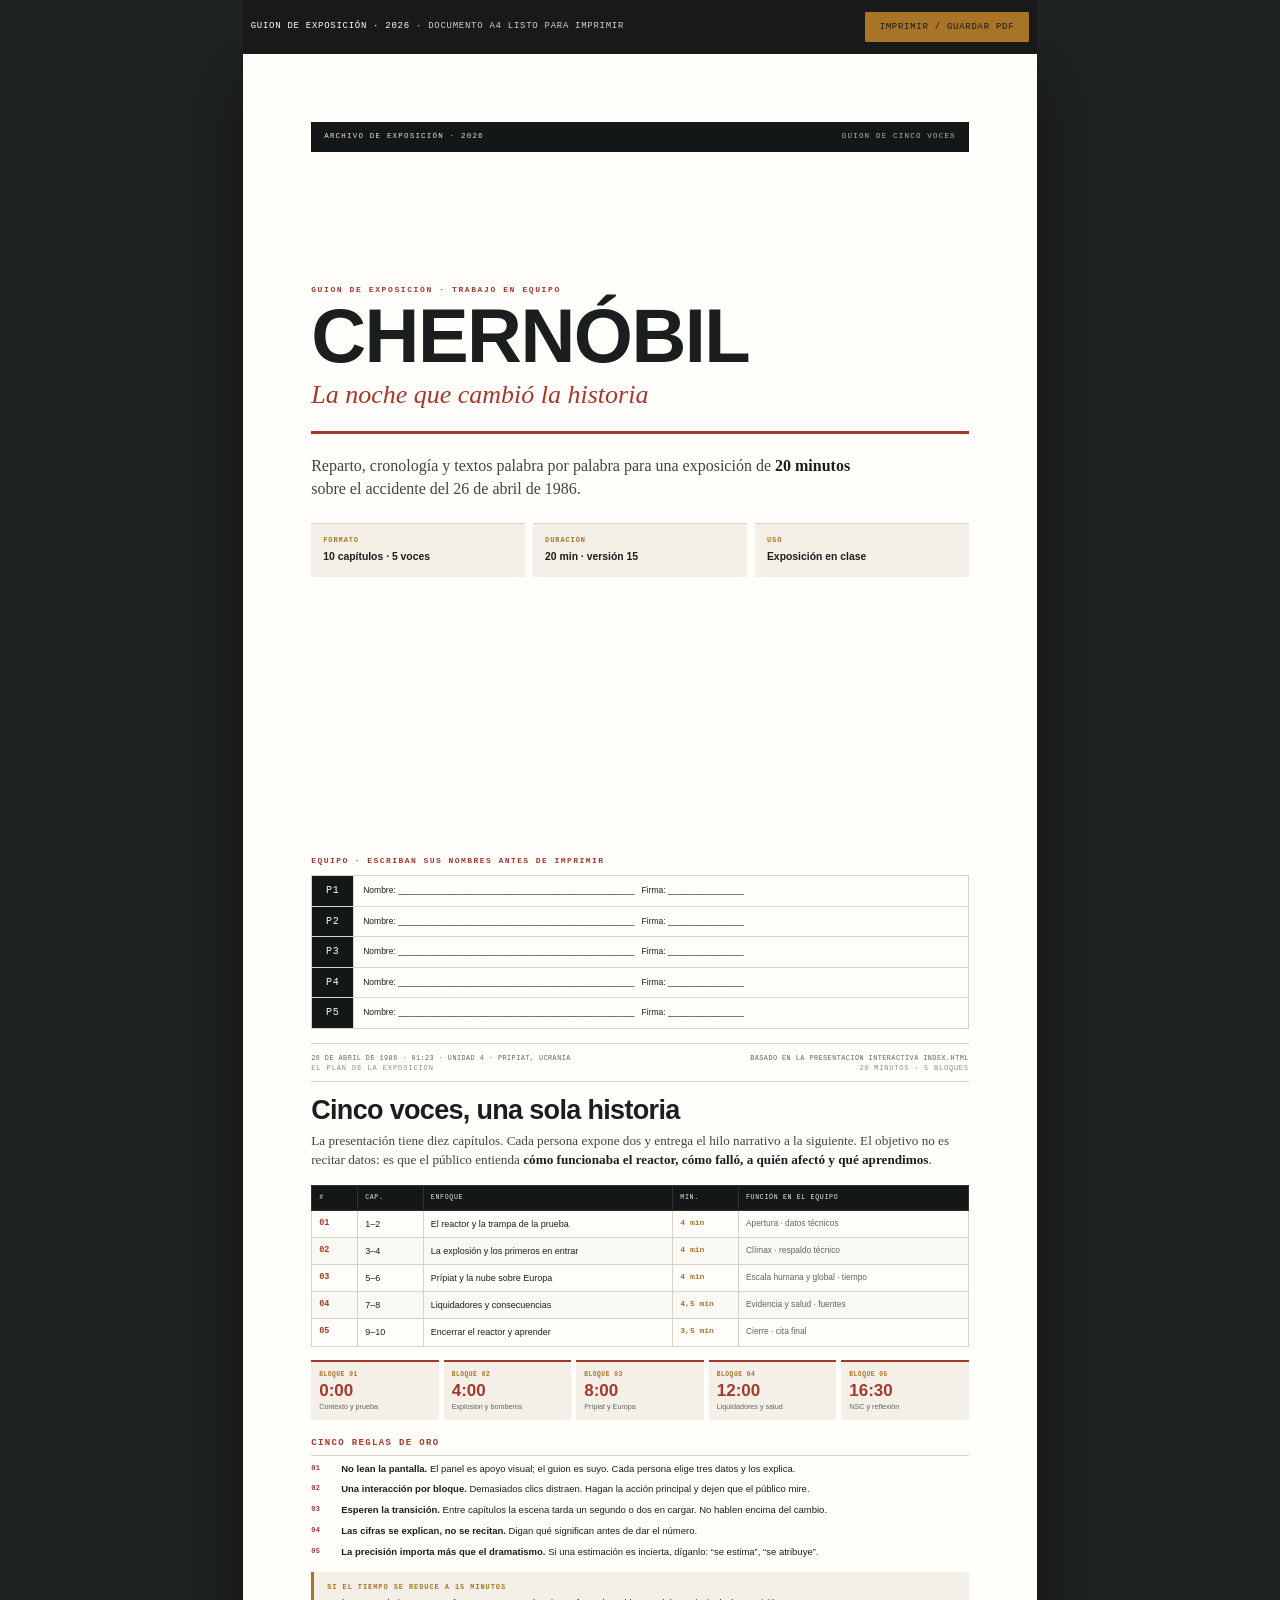
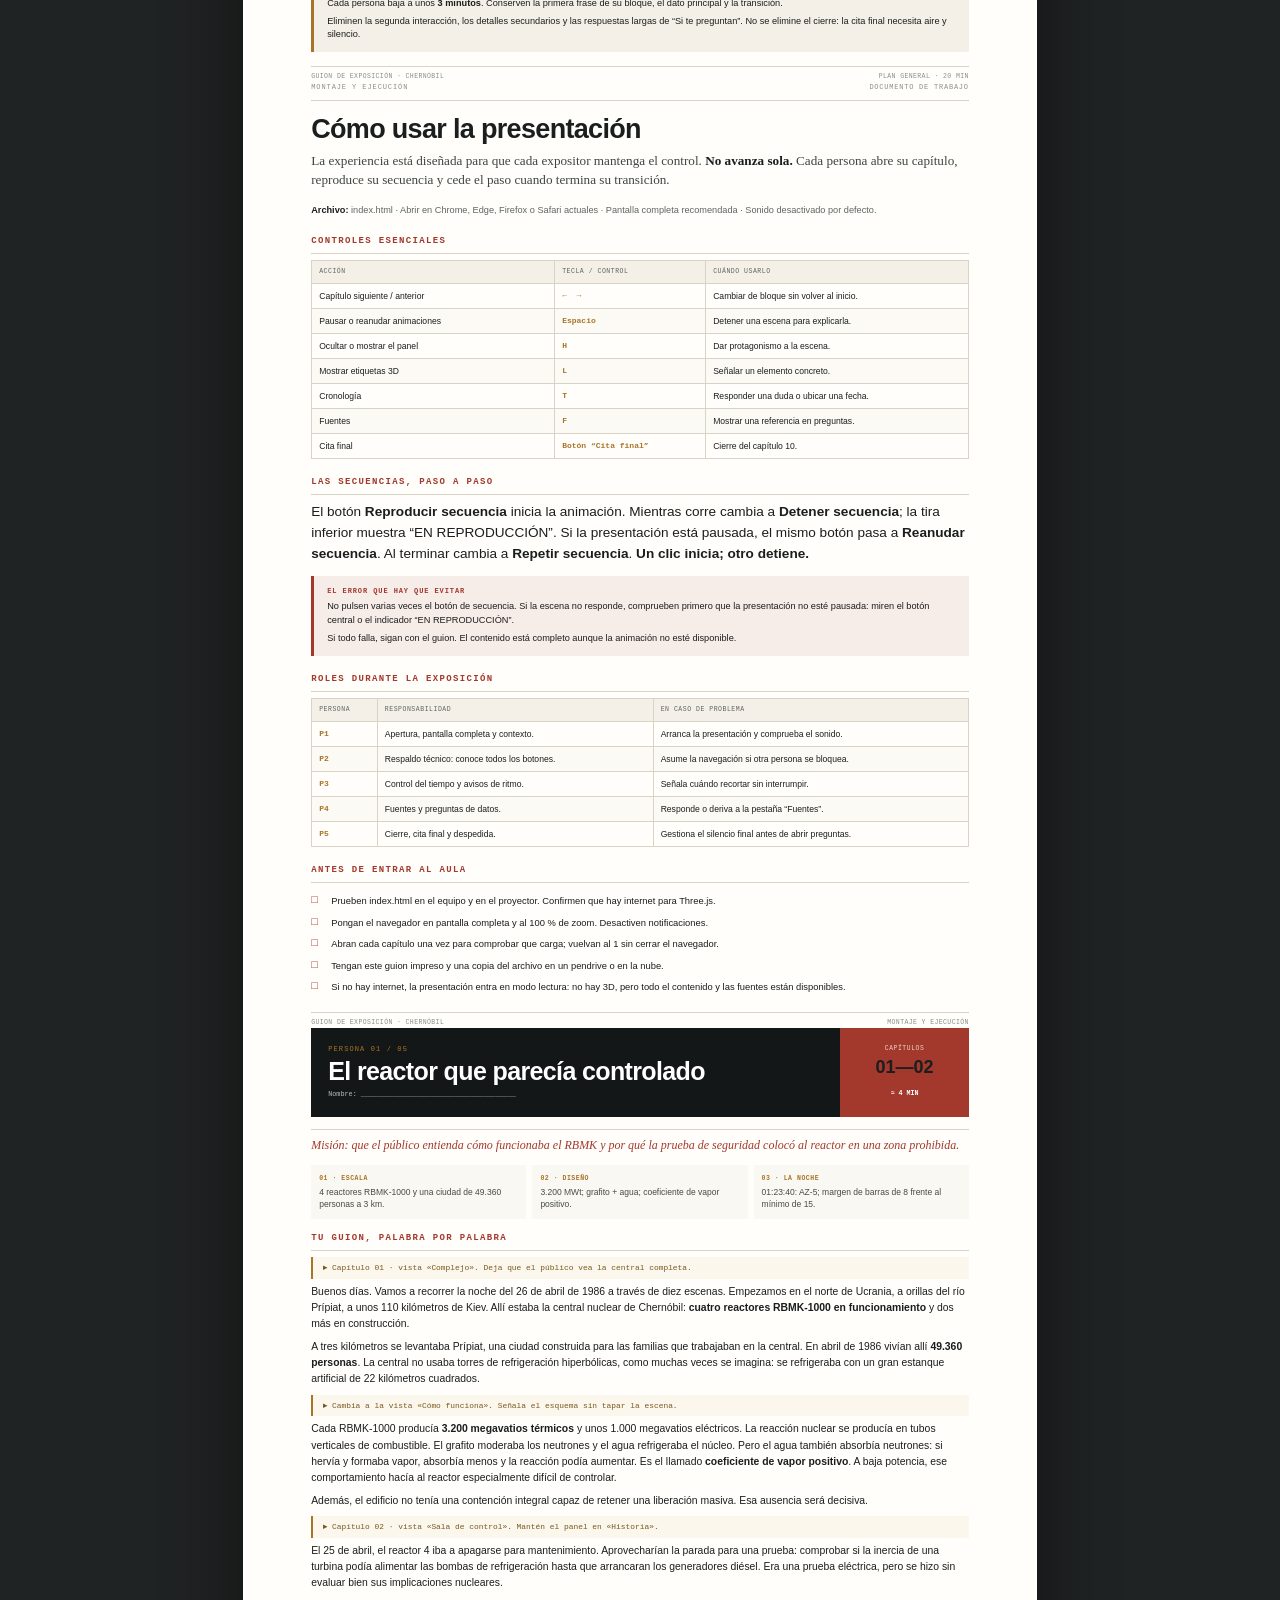
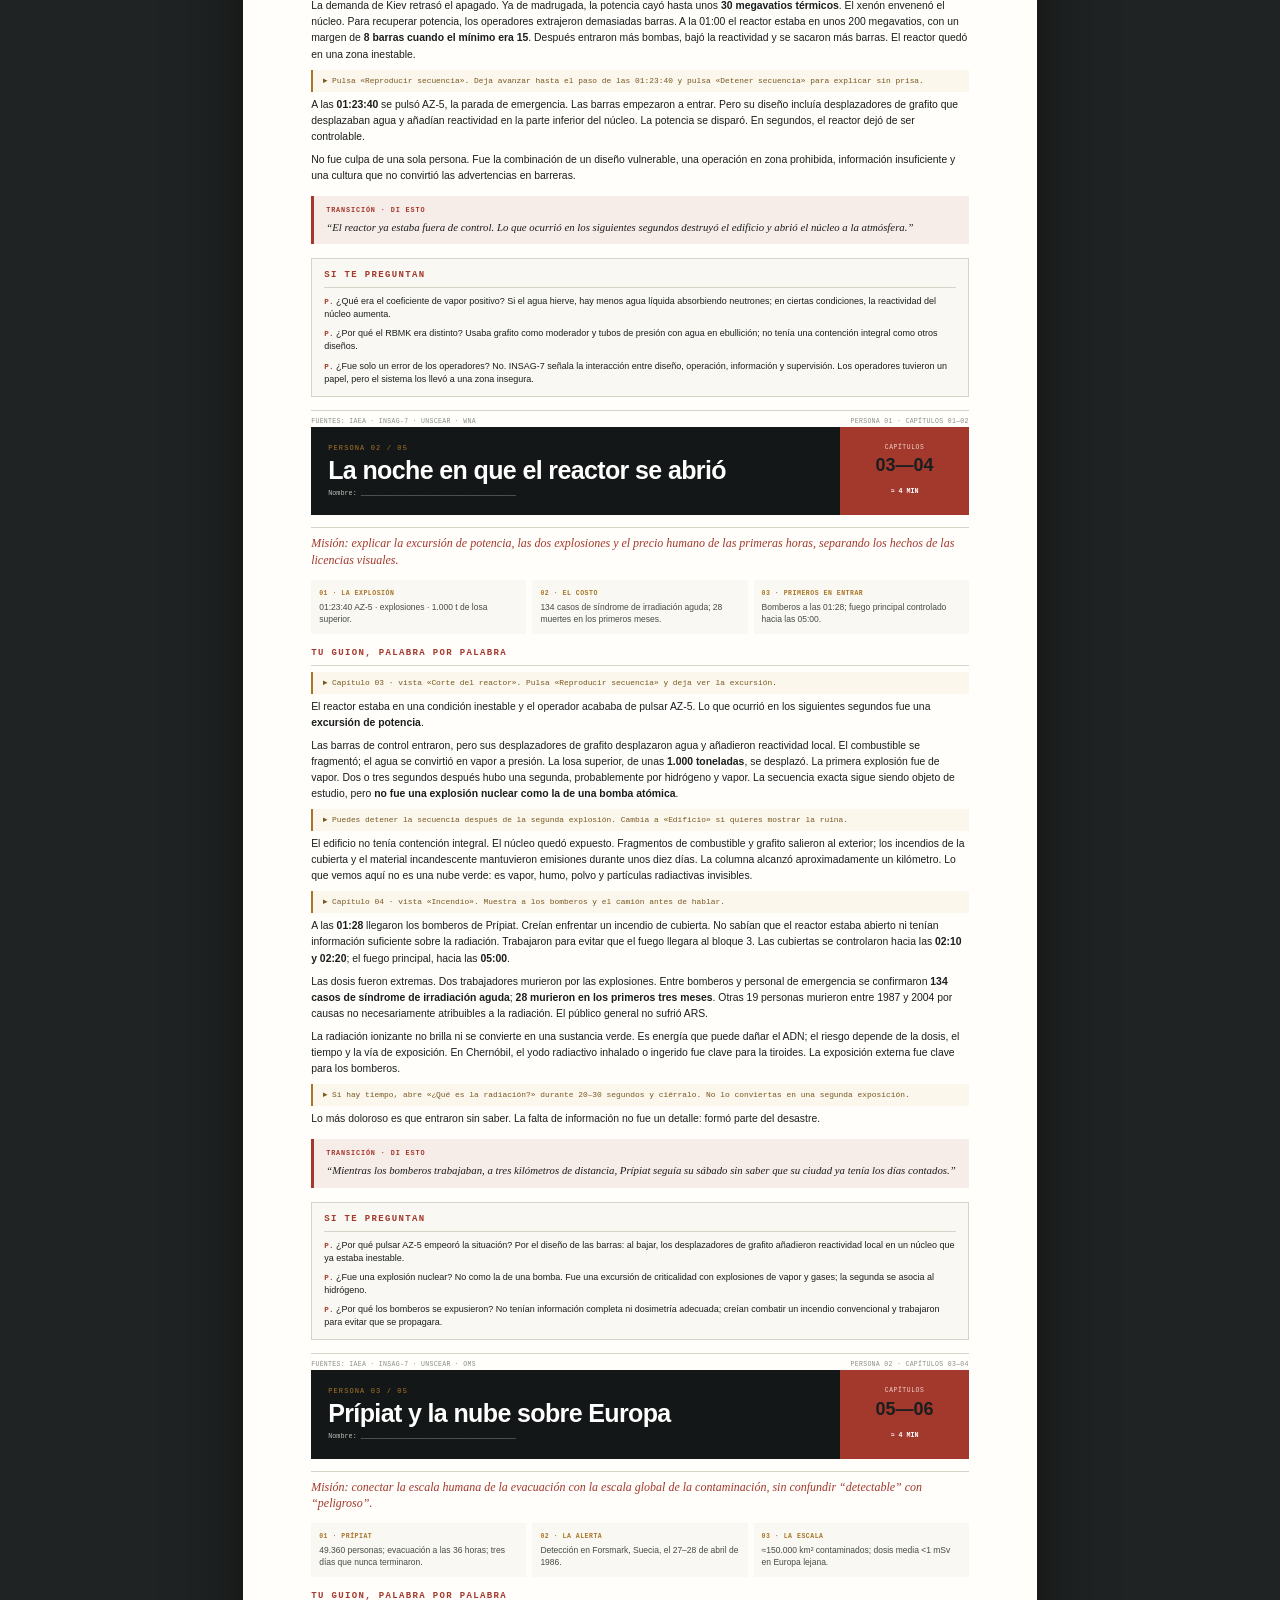
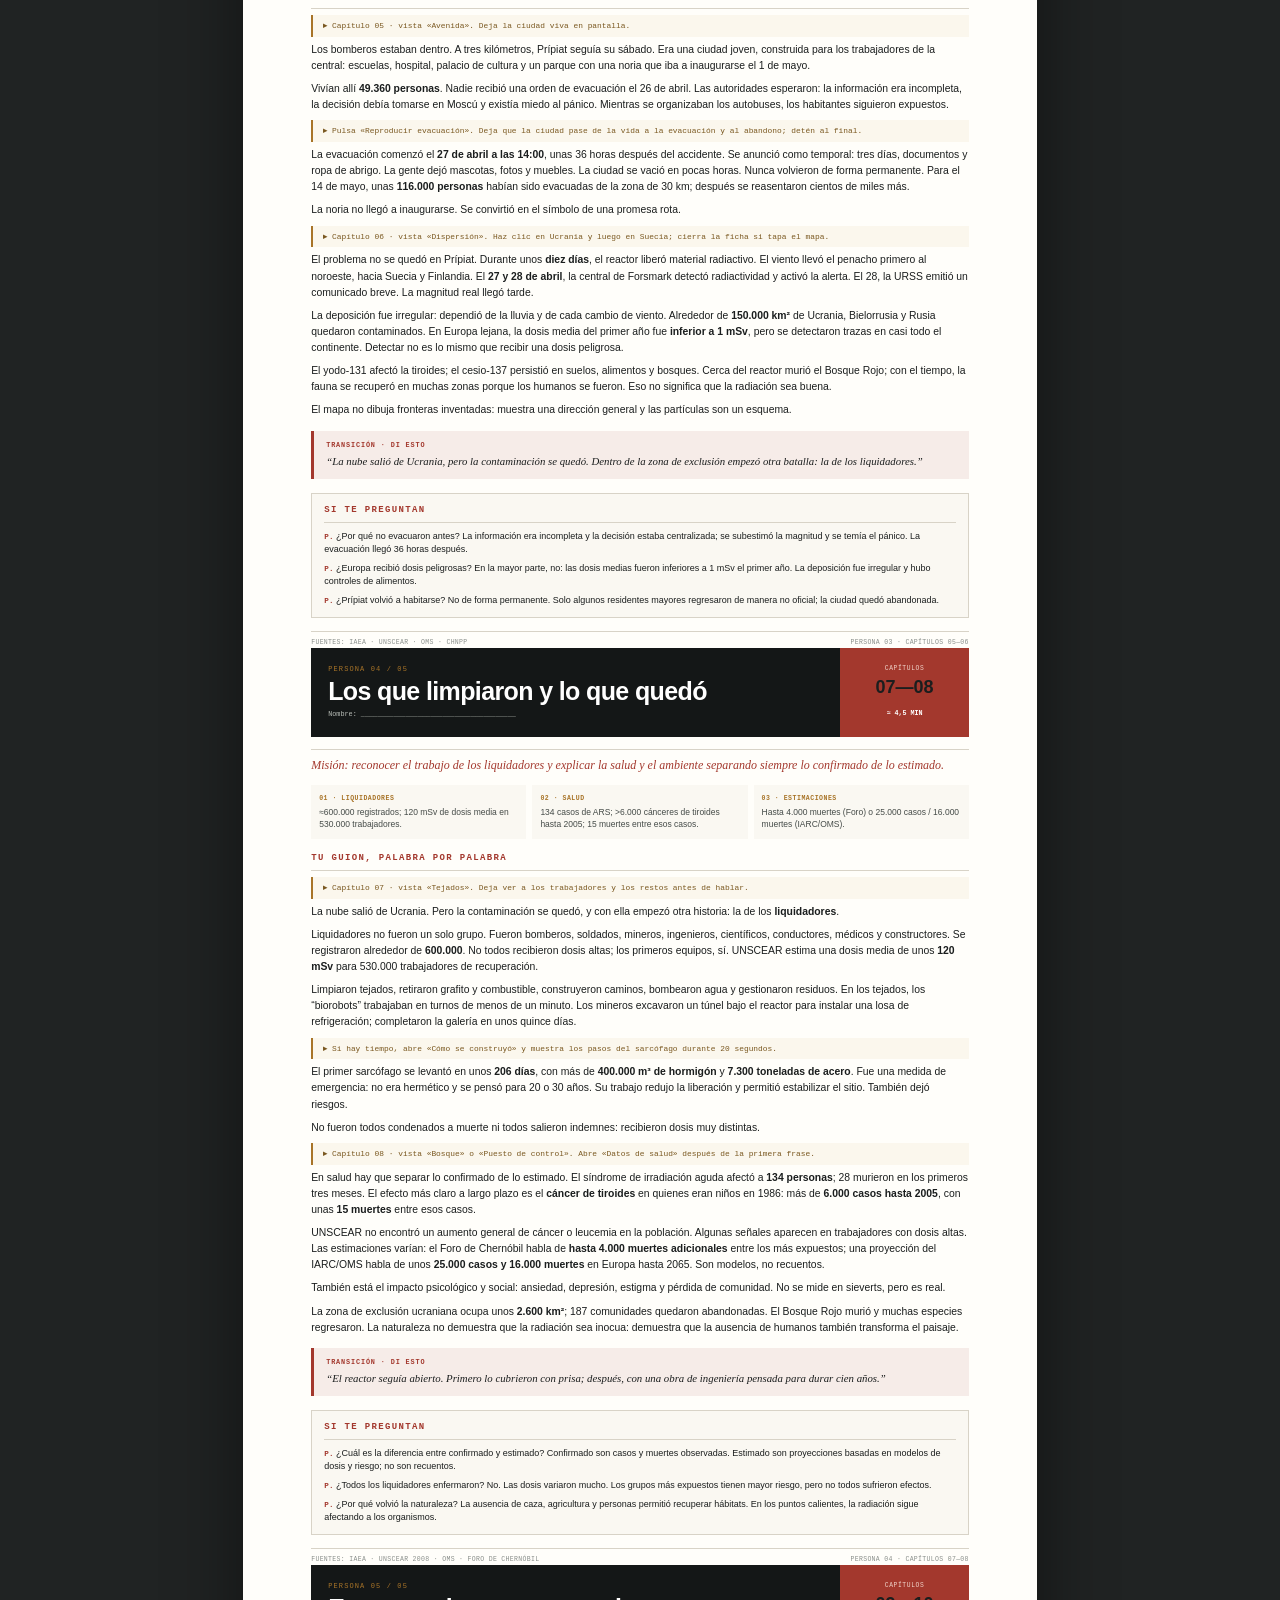
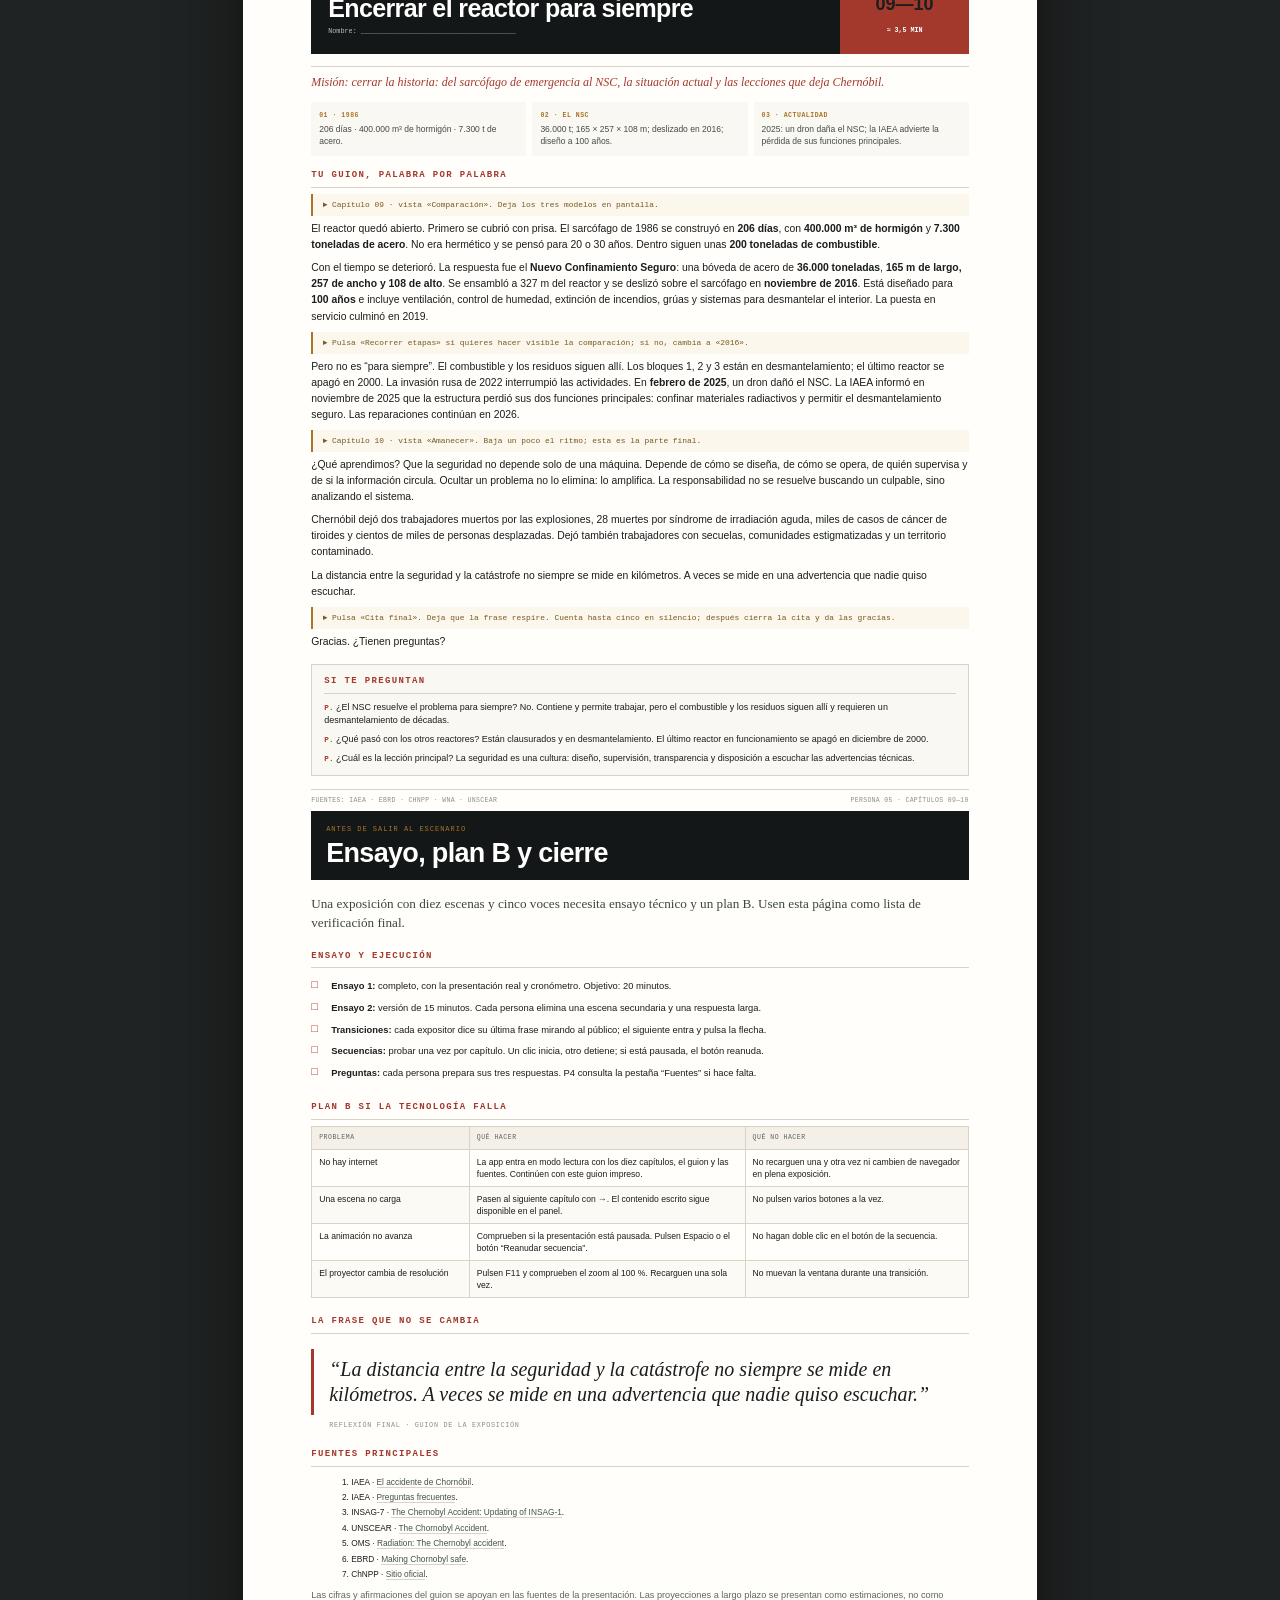
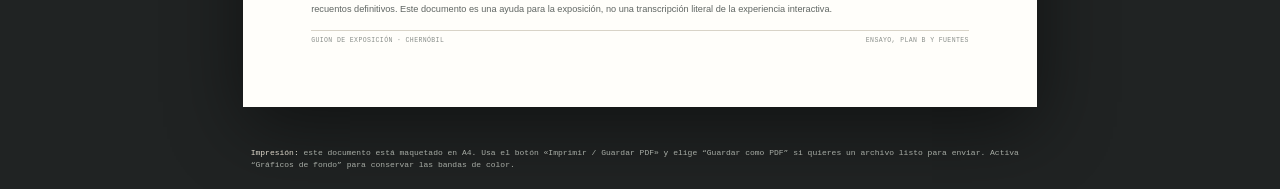
<file: Guion_Exposicion_Chernobyl_5_Personas.html>
<!DOCTYPE html>
<html lang="es">
<head>
<meta charset="utf-8">
<meta name="viewport" content="width=device-width, initial-scale=1">
<title>Chernóbil · Guion de exposición para cinco personas</title>
<style>
  :root{
    --ink:#1b1e1e;
    --dark:#141717;
    --red:#a3382d;
    --amber:#a87428;
    --paper:#fffefa;
    --cream:#f4f0e7;
    --cream-2:#faf8f2;
    --line:#d8d3c7;
    --gray:#5f6562;
    --mid:#8a8f8b;
    --sans:"Arial","Helvetica Neue",Helvetica,sans-serif;
    --serif:"Georgia","Times New Roman",serif;
    --mono:"Consolas","IBM Plex Mono",monospace;
  }
  *{box-sizing:border-box}
  html,body{margin:0;padding:0}
  body{
    background:#202323;
    color:var(--ink);
    font-family:var(--sans);
    font-size:10.2pt;
    line-height:1.55;
    -webkit-print-color-adjust:exact;
    print-color-adjust:exact;
  }
  .screen-bar{
    position:sticky;top:0;z-index:10;
    display:flex;align-items:center;justify-content:space-between;gap:20px;
    width:min(210mm,100%);margin:0 auto;padding:12px 2mm;
    background:rgba(24,27,27,.96);backdrop-filter:blur(8px);
    color:#cfd2ca;font-family:var(--mono);font-size:9px;letter-spacing:.08em;
    text-transform:uppercase;
  }
  .screen-bar strong{color:#fff;font-weight:400}
  .print-btn{
    appearance:none;border:1px solid #a87428;background:#a87428;color:#171919;
    padding:9px 14px;font-family:var(--mono);font-size:9px;letter-spacing:.08em;
    text-transform:uppercase;cursor:pointer;border-radius:1px;
  }
  .print-btn:hover{background:#c59745}
  .document{
    width:210mm;
    margin:0 auto 40px;
    padding:18mm 18mm 16mm;
    background:var(--paper);
    box-shadow:0 20px 70px rgba(0,0,0,.48);
  }
  .cover{
    min-height:249mm;
    display:flex;
    flex-direction:column;
    justify-content:space-between;
    page-break-after:always;
    break-after:page;
  }
  .cover-band{
    background:var(--dark);color:#e9e2d5;
    padding:9px 13px;
    display:flex;justify-content:space-between;gap:15px;
    font-family:var(--mono);font-size:7.5px;letter-spacing:.16em;text-transform:uppercase;
  }
  .cover-band span:last-child{color:#aeb6ae}
  .cover-main{padding-top:35mm}
  .kicker{
    font-family:var(--mono);font-size:8px;letter-spacing:.2em;text-transform:uppercase;
    color:var(--red);font-weight:700;margin:0 0 8px;
  }
  .cover h1{
    margin:0;
    font-family:var(--sans);
    font-size:76px;line-height:.84;letter-spacing:-.02em;
    font-weight:800;color:var(--ink);
  }
  .cover-sub{
    margin:13px 0 0;
    font-family:var(--serif);font-size:26px;line-height:1.08;
    font-style:italic;color:var(--red);
  }
  .redline{height:3px;background:var(--red);width:100%;margin:22px 0 20px}
  .cover-lead{
    font-family:var(--serif);
    font-size:16px;line-height:1.45;color:#3e4542;
    max-width:150mm;margin:0 0 22px;
  }
  .meta-row{
    display:grid;grid-template-columns:repeat(3,1fr);gap:8px;
    margin:0 0 30mm;
  }
  .meta-card{background:var(--cream);border-top:1px solid var(--line);padding:11px 12px}
  .meta-card b{
    display:block;font-family:var(--mono);font-size:7px;letter-spacing:.13em;
    text-transform:uppercase;color:var(--amber);font-weight:700;margin-bottom:4px;
  }
  .meta-card span{display:block;font-size:10.4px;font-weight:700;color:var(--ink)}
  .team-title{
    font-family:var(--mono);font-size:8px;letter-spacing:.18em;text-transform:uppercase;
    color:var(--red);font-weight:700;margin:0 0 8px;
  }
  .team-table{width:100%;border-collapse:collapse;margin:0 0 14px}
  .team-table td{border:1px solid var(--line);padding:7px 9px;font-size:8.5px}
  .team-table td:first-child{
    width:42px;background:var(--dark);color:#fff;font-family:var(--mono);
    font-size:10px;text-align:center;letter-spacing:.06em;
  }
  .cover-note{
    border-top:1px solid var(--line);padding-top:9px;
    display:flex;justify-content:space-between;gap:18px;
    font-family:var(--mono);font-size:6.8px;letter-spacing:.07em;
    color:var(--gray);text-transform:uppercase;
  }
  .chapter{page-break-before:always;break-before:page}
  .section-head{
    display:flex;align-items:flex-start;justify-content:space-between;gap:15px;
    border-bottom:1px solid var(--line);padding-bottom:7px;margin-bottom:14px;
  }
  .section-head .left{font-family:var(--mono);font-size:7px;letter-spacing:.13em;text-transform:uppercase;color:var(--mid)}
  .section-head .right{font-family:var(--mono);font-size:7px;letter-spacing:.11em;text-transform:uppercase;color:var(--mid);white-space:nowrap}
  h2{
    font-family:var(--sans);font-size:27px;line-height:1.05;letter-spacing:-.025em;
    font-weight:800;margin:0 0 7px;color:var(--ink);
  }
  h3{
    font-family:var(--mono);font-size:9px;font-weight:700;letter-spacing:.15em;
    text-transform:uppercase;color:var(--red);
    margin:17px 0 6px;padding-bottom:4px;border-bottom:1px solid var(--line);
    break-after:avoid;
  }
  .lead{font-family:var(--serif);font-size:13.2px;line-height:1.45;color:#3e4542;margin:0 0 15px}
  p{margin:0 0 7px;orphans:3;widows:3}
  strong{font-weight:700;color:var(--ink)}
  .small{font-size:9.2px;color:var(--gray);line-height:1.5}
  .caption{font-family:var(--mono);font-size:6.8px;letter-spacing:.07em;text-transform:uppercase;color:var(--mid)}
  .assign{width:100%;border-collapse:collapse;margin:5px 0 13px;font-size:9px;break-inside:avoid}
  .assign th{
    background:var(--dark);color:#eee7dc;text-align:left;
    font-family:var(--mono);font-size:6.6px;letter-spacing:.1em;text-transform:uppercase;
    font-weight:400;padding:7px 7px;border:1px solid #2c3230;
  }
  .assign td{border:1px solid var(--line);padding:7px;vertical-align:top;line-height:1.35}
  .assign tr:nth-child(even) td{background:var(--cream-2)}
  .assign .num{font-weight:700;color:var(--red);font-family:var(--mono);font-size:8.5px}
  .assign .mins{font-family:var(--mono);font-size:8px;color:var(--amber);font-weight:700;white-space:nowrap}
  .assign .role{color:var(--gray);font-size:8.4px}
  .timeline{display:grid;grid-template-columns:repeat(5,1fr);gap:5px;margin:3px 0 15px;break-inside:avoid}
  .timeline div{background:var(--cream);border-top:2px solid var(--red);padding:8px}
  .timeline b{display:block;font-family:var(--mono);font-size:6.3px;letter-spacing:.08em;color:var(--amber);text-transform:uppercase;margin-bottom:3px}
  .timeline strong{display:block;font-size:17px;line-height:1;color:var(--red);margin-bottom:3px}
  .timeline span{display:block;font-size:7.2px;line-height:1.3;color:var(--gray)}
  .rules{list-style:none;margin:3px 0 14px;padding:0;counter-reset:rule}
  .rules li{
    position:relative;padding-left:30px;margin:0 0 7px;
    font-size:9.5px;line-height:1.45;break-inside:avoid;
  }
  .rules li::before{
    counter-increment:rule;content:counter(rule,decimal-leading-zero);
    position:absolute;left:0;top:1px;font-family:var(--mono);font-size:7px;
    color:var(--red);font-weight:700;letter-spacing:.05em;
  }
  .callout{
    background:var(--cream);
    border-left:3px solid var(--amber);
    padding:10px 13px;margin:12px 0;
    font-size:9.2px;line-height:1.5;
    break-inside:avoid;
  }
  .callout.danger{background:#f6ece8;border-left-color:var(--red)}
  .callout b{
    display:block;font-family:var(--mono);font-size:7px;letter-spacing:.13em;
    text-transform:uppercase;color:var(--amber);margin-bottom:4px;
  }
  .callout.danger b{color:var(--red)}
  .callout p{margin:0 0 4px}
  .callout p:last-child{margin-bottom:0}
  .two-col{display:grid;grid-template-columns:1fr 1fr;gap:18px;align-items:start}
  .three-col{display:grid;grid-template-columns:repeat(3,1fr);gap:10px;align-items:start}
  .tech-table{width:100%;border-collapse:collapse;font-size:8.6px;break-inside:avoid}
  .tech-table th{
    background:var(--cream);color:var(--gray);text-align:left;padding:6px 7px;
    font-family:var(--mono);font-size:6.5px;letter-spacing:.08em;text-transform:uppercase;
    border:1px solid var(--line);font-weight:400;
  }
  .tech-table td{border:1px solid var(--line);padding:6px 7px;vertical-align:top;line-height:1.4}
  .tech-table tr:nth-child(even) td{background:#fcfaf5}
  .key{font-family:var(--mono);font-size:8px;color:var(--amber);font-weight:700;white-space:nowrap}
  .check{list-style:none;margin:7px 0 0;padding:0}
  .check li{position:relative;padding:4px 0 4px 20px;font-size:9.4px;line-height:1.45;break-inside:avoid}
  .check li::before{content:"□";position:absolute;left:0;color:var(--red);font-size:11px;line-height:1}
  .speaker-banner{
    display:grid;grid-template-columns:1fr 34mm;gap:0;margin:0 0 12px;
    break-inside:avoid;
  }
  .speaker-banner .main{background:var(--dark);color:#fff;padding:16px 17px}
  .speaker-banner .main .pnum{
    font-family:var(--mono);font-size:7px;letter-spacing:.16em;text-transform:uppercase;
    color:var(--amber);margin-bottom:4px;
  }
  .speaker-banner h2{color:#fff;font-size:25px;line-height:1;margin:0 0 5px}
  .speaker-banner .name-line{font-family:var(--mono);font-size:6.8px;color:#b9beb8}
  .speaker-banner .side{background:var(--red);color:#fff;padding:16px 10px;text-align:center}
  .speaker-banner .side b{
    display:block;font-family:var(--mono);font-size:6.3px;letter-spacing:.1em;
    text-transform:uppercase;color:#f0d3c9;font-weight:400;margin-bottom:4px;
  }
  .speaker-banner .side strong{display:block;font-size:18px;line-height:1;margin-bottom:4px}
  .speaker-banner .side span{font-family:var(--mono);font-size:6.7px;font-weight:700}
  .mission{
    margin:0 0 12px;padding:7px 0 0;border-top:1px solid var(--line);
    font-family:var(--serif);font-size:12px;line-height:1.35;font-style:italic;color:var(--red);
  }
  .anchors{display:grid;grid-template-columns:repeat(3,1fr);gap:6px;margin:0 0 12px;break-inside:avoid}
  .anchor{background:var(--cream-2);padding:8px;border-top:1px solid transparent}
  .anchor b{
    display:block;font-family:var(--mono);font-size:6.5px;letter-spacing:.08em;
    text-transform:uppercase;color:var(--amber);margin-bottom:3px;font-weight:700;
  }
  .anchor span{display:block;font-size:8.5px;line-height:1.4;color:#454b48}
  .script{font-size:10.4px;line-height:1.55}
  .script h3{margin-top:13px}
  .cue{
    margin:6px 0 5px;padding:5px 8px 5px 10px;
    border-left:2px solid var(--amber);background:#fbf7ed;
    font-family:var(--mono);font-size:7.9px;line-height:1.5;color:#79571f;
    break-inside:avoid;
  }
  .cue::before{content:"▸  ";font-weight:700}
  .transition{
    background:#f6ece8;border-left:3px solid var(--red);
    padding:9px 12px;margin:12px 0;break-inside:avoid;
  }
  .transition b{
    display:block;font-family:var(--mono);font-size:6.8px;letter-spacing:.13em;
    text-transform:uppercase;color:var(--red);margin-bottom:4px;font-weight:700;
  }
  .transition p{font-family:var(--serif);font-size:10.8px;line-height:1.45;font-style:italic;margin:0}
  .qa{background:var(--cream-2);border:1px solid var(--line);padding:10px 12px;margin:14px 0 10px;break-inside:avoid}
  .qa h3{margin:0 0 7px;border-bottom:1px solid var(--line)}
  .qa p{font-size:9px;line-height:1.45;margin:0 0 6px}
  .qa p:last-child{margin-bottom:0}
  .qa b{color:var(--red);font-family:var(--mono);font-size:7.6px;letter-spacing:.02em}
  .sources{
    display:flex;justify-content:space-between;gap:12px;
    border-top:1px solid var(--line);margin-top:13px;padding-top:6px;
    font-family:var(--mono);font-size:6.5px;letter-spacing:.05em;
    color:var(--mid);text-transform:uppercase;
  }
  .final-marker{
    background:var(--dark);color:#fff;padding:13px 15px;margin:5px 0 14px;
  }
  .final-marker .k{font-family:var(--mono);font-size:7px;letter-spacing:.14em;color:var(--amber);text-transform:uppercase;margin-bottom:4px}
  .final-marker h2{color:#fff;margin:0}
  .final-quote{
    font-family:var(--serif);font-size:20px;line-height:1.25;font-style:italic;
    color:var(--ink);border-left:3px solid var(--red);padding:8px 0 8px 15px;margin:15px 0 5px;
  }
  .final-attribution{font-family:var(--mono);font-size:6.8px;letter-spacing:.1em;text-transform:uppercase;color:var(--mid);margin:0 0 18px 18px}
  .source-list{font-size:8.3px;line-height:1.5}
  .source-list a{color:#45514c;text-decoration:none;border-bottom:1px solid var(--line)}
  .source-list li{margin-bottom:3px}
  .page-note{
    font-family:var(--mono);font-size:6.5px;letter-spacing:.06em;text-transform:uppercase;
    color:var(--mid);border-top:1px solid var(--line);margin-top:14px;padding-top:5px;
    display:flex;justify-content:space-between;gap:15px;
  }
  .screen-note{
    width:min(210mm,100%);margin:0 auto;padding:0 2mm 18px;
    color:#a8ada6;font-family:var(--mono);font-size:8px;line-height:1.5;
  }
  .screen-note strong{color:#ddd7ca;font-weight:400}
  @media (max-width:900px){
    body{background:#202323}
    .document{width:100%;padding:10mm 7mm 14mm}
    .screen-bar{position:static;width:100%;padding:10px 7px;font-size:8px}
    .screen-bar span{max-width:70%}
    .cover{min-height:0}
    .cover-main{padding-top:20mm}
    .cover h1{font-size:52px}
    .cover-sub{font-size:20px}
    .cover-lead{font-size:14px}
    .meta-row,.three-col,.two-col{grid-template-columns:1fr}
    .timeline{grid-template-columns:1fr 1fr}
    .anchors{grid-template-columns:1fr}
    .speaker-banner{grid-template-columns:1fr}
    .speaker-banner .side{display:flex;justify-content:space-between;text-align:left;gap:10px}
    .speaker-banner .side b{margin:0}
    .speaker-banner h2{font-size:22px}
    .assign{font-size:8.2px}
    .assign .role{display:none}
    .screen-note{padding:0 7px 12px}
  }
  @page{size:A4;margin:14mm 16mm 14mm}
  @media print{
    body{background:#fff;font-size:10pt}
    .screen-bar,.screen-note,.screen-only{display:none!important}
    .document{width:auto;margin:0;padding:0;box-shadow:none;background:#fff}
    .cover{min-height:calc(297mm - 28mm)}
    .chapter{page-break-before:always;break-before:page}
    .cover{page-break-after:always;break-after:page}
    h2{font-size:25px}
    .speaker-banner h2{font-size:23px}
    .assign,.tech-table,.timeline,.callout,.transition,.qa,.speaker-banner,.anchors{break-inside:avoid}
    .cue{break-inside:avoid}
    a{color:inherit;text-decoration:none}
  }
  @media (prefers-reduced-motion:reduce){*{scroll-behavior:auto!important}}
</style>
</head>
<body>

<div class="screen-bar">
  <span><strong>Guion de exposición · 2026</strong> · documento A4 listo para imprimir</span>
  <button class="print-btn" type="button" onclick="window.print()">Imprimir / Guardar PDF</button>
</div>

<main class="document">

  <!-- PORTADA -->
  <section class="cover">
    <div>
      <div class="cover-band">
        <span>Archivo de exposición · 2026</span>
        <span>Guion de cinco voces</span>
      </div>

      <div class="cover-main">
        <p class="kicker">Guion de exposición · trabajo en equipo</p>
        <h1>CHERNÓBIL</h1>
        <p class="cover-sub">La noche que cambió la historia</p>
        <div class="redline"></div>
        <p class="cover-lead">Reparto, cronología y textos palabra por palabra para una exposición de <strong>20 minutos</strong> sobre el accidente del 26 de abril de 1986.</p>

        <div class="meta-row">
          <div class="meta-card"><b>Formato</b><span>10 capítulos · 5 voces</span></div>
          <div class="meta-card"><b>Duración</b><span>20 min · versión 15</span></div>
          <div class="meta-card"><b>Uso</b><span>Exposición en clase</span></div>
        </div>
      </div>
    </div>

    <div>
      <p class="team-title">Equipo · escriban sus nombres antes de imprimir</p>
      <table class="team-table">
        <tr><td>P1</td><td>Nombre: __________________________________________________ &nbsp; Firma: ________________</td></tr>
        <tr><td>P2</td><td>Nombre: __________________________________________________ &nbsp; Firma: ________________</td></tr>
        <tr><td>P3</td><td>Nombre: __________________________________________________ &nbsp; Firma: ________________</td></tr>
        <tr><td>P4</td><td>Nombre: __________________________________________________ &nbsp; Firma: ________________</td></tr>
        <tr><td>P5</td><td>Nombre: __________________________________________________ &nbsp; Firma: ________________</td></tr>
      </table>
      <div class="cover-note">
        <span>26 de abril de 1986 · 01:23 · Unidad 4 · Prípiat, Ucrania</span>
        <span>Basado en la presentación interactiva index.html</span>
      </div>
    </div>
  </section>

  <!-- PLAN -->
  <section class="chapter" id="plan">
    <header class="section-head"><span class="left">El plan de la exposición</span><span class="right">20 minutos · 5 bloques</span></header>
    <h2>Cinco voces, una sola historia</h2>
    <p class="lead">La presentación tiene diez capítulos. Cada persona expone dos y entrega el hilo narrativo a la siguiente. El objetivo no es recitar datos: es que el público entienda <strong>cómo funcionaba el reactor, cómo falló, a quién afectó y qué aprendimos</strong>.</p>

    <table class="assign">
      <thead><tr><th style="width:7%">#</th><th style="width:10%">Cap.</th><th style="width:38%">Enfoque</th><th style="width:10%">Min.</th><th style="width:35%">Función en el equipo</th></tr></thead>
      <tbody>
        <tr><td class="num">01</td><td>1–2</td><td>El reactor y la trampa de la prueba</td><td class="mins">4 min</td><td class="role">Apertura · datos técnicos</td></tr>
        <tr><td class="num">02</td><td>3–4</td><td>La explosión y los primeros en entrar</td><td class="mins">4 min</td><td class="role">Clímax · respaldo técnico</td></tr>
        <tr><td class="num">03</td><td>5–6</td><td>Prípiat y la nube sobre Europa</td><td class="mins">4 min</td><td class="role">Escala humana y global · tiempo</td></tr>
        <tr><td class="num">04</td><td>7–8</td><td>Liquidadores y consecuencias</td><td class="mins">4,5 min</td><td class="role">Evidencia y salud · fuentes</td></tr>
        <tr><td class="num">05</td><td>9–10</td><td>Encerrar el reactor y aprender</td><td class="mins">3,5 min</td><td class="role">Cierre · cita final</td></tr>
      </tbody>
    </table>

    <div class="timeline">
      <div><b>Bloque 01</b><strong>0:00</strong><span>Contexto y prueba</span></div>
      <div><b>Bloque 02</b><strong>4:00</strong><span>Explosión y bomberos</span></div>
      <div><b>Bloque 03</b><strong>8:00</strong><span>Prípiat y Europa</span></div>
      <div><b>Bloque 04</b><strong>12:00</strong><span>Liquidadores y salud</span></div>
      <div><b>Bloque 05</b><strong>16:30</strong><span>NSC y reflexión</span></div>
    </div>

    <h3>Cinco reglas de oro</h3>
    <ol class="rules">
      <li><strong>No lean la pantalla.</strong> El panel es apoyo visual; el guion es suyo. Cada persona elige tres datos y los explica.</li>
      <li><strong>Una interacción por bloque.</strong> Demasiados clics distraen. Hagan la acción principal y dejen que el público mire.</li>
      <li><strong>Esperen la transición.</strong> Entre capítulos la escena tarda un segundo o dos en cargar. No hablen encima del cambio.</li>
      <li><strong>Las cifras se explican, no se recitan.</strong> Digan qué significan antes de dar el número.</li>
      <li><strong>La precisión importa más que el dramatismo.</strong> Si una estimación es incierta, díganlo: “se estima”, “se atribuye”.</li>
    </ol>

    <div class="callout">
      <b>Si el tiempo se reduce a 15 minutos</b>
      <p>Cada persona baja a unos <strong>3 minutos</strong>. Conserven la primera frase de su bloque, el dato principal y la transición.</p>
      <p>Eliminen la segunda interacción, los detalles secundarios y las respuestas largas de “Si te preguntan”. No se elimine el cierre: la cita final necesita aire y silencio.</p>
    </div>

    <div class="page-note"><span>Guion de exposición · Chernóbil</span><span>Plan general · 20 min</span></div>
  </section>

  <!-- TÉCNICA -->
  <section class="chapter" id="tecnica">
    <header class="section-head"><span class="left">Montaje y ejecución</span><span class="right">Documento de trabajo</span></header>
    <h2>Cómo usar la presentación</h2>
    <p class="lead">La experiencia está diseñada para que cada expositor mantenga el control. <strong>No avanza sola.</strong> Cada persona abre su capítulo, reproduce su secuencia y cede el paso cuando termina su transición.</p>
    <p class="small"><strong>Archivo:</strong> index.html · Abrir en Chrome, Edge, Firefox o Safari actuales · Pantalla completa recomendada · Sonido desactivado por defecto.</p>

    <h3>Controles esenciales</h3>
    <table class="tech-table">
      <thead><tr><th style="width:37%">Acción</th><th style="width:23%">Tecla / control</th><th>Cuándo usarlo</th></tr></thead>
      <tbody>
        <tr><td>Capítulo siguiente / anterior</td><td class="key">←&nbsp; →</td><td>Cambiar de bloque sin volver al inicio.</td></tr>
        <tr><td>Pausar o reanudar animaciones</td><td class="key">Espacio</td><td>Detener una escena para explicarla.</td></tr>
        <tr><td>Ocultar o mostrar el panel</td><td class="key">H</td><td>Dar protagonismo a la escena.</td></tr>
        <tr><td>Mostrar etiquetas 3D</td><td class="key">L</td><td>Señalar un elemento concreto.</td></tr>
        <tr><td>Cronología</td><td class="key">T</td><td>Responder una duda o ubicar una fecha.</td></tr>
        <tr><td>Fuentes</td><td class="key">F</td><td>Mostrar una referencia en preguntas.</td></tr>
        <tr><td>Cita final</td><td class="key">Botón “Cita final”</td><td>Cierre del capítulo 10.</td></tr>
      </tbody>
    </table>

    <h3>Las secuencias, paso a paso</h3>
    <p>El botón <strong>Reproducir secuencia</strong> inicia la animación. Mientras corre cambia a <strong>Detener secuencia</strong>; la tira inferior muestra “EN REPRODUCCIÓN”. Si la presentación está pausada, el mismo botón pasa a <strong>Reanudar secuencia</strong>. Al terminar cambia a <strong>Repetir secuencia</strong>. <strong>Un clic inicia; otro detiene.</strong></p>

    <div class="callout danger">
      <b>El error que hay que evitar</b>
      <p>No pulsen varias veces el botón de secuencia. Si la escena no responde, comprueben primero que la presentación no esté pausada: miren el botón central o el indicador “EN REPRODUCCIÓN”.</p>
      <p>Si todo falla, sigan con el guion. El contenido está completo aunque la animación no esté disponible.</p>
    </div>

    <h3>Roles durante la exposición</h3>
    <table class="tech-table">
      <thead><tr><th style="width:10%">Persona</th><th style="width:42%">Responsabilidad</th><th>En caso de problema</th></tr></thead>
      <tbody>
        <tr><td class="key">P1</td><td>Apertura, pantalla completa y contexto.</td><td>Arranca la presentación y comprueba el sonido.</td></tr>
        <tr><td class="key">P2</td><td>Respaldo técnico: conoce todos los botones.</td><td>Asume la navegación si otra persona se bloquea.</td></tr>
        <tr><td class="key">P3</td><td>Control del tiempo y avisos de ritmo.</td><td>Señala cuándo recortar sin interrumpir.</td></tr>
        <tr><td class="key">P4</td><td>Fuentes y preguntas de datos.</td><td>Responde o deriva a la pestaña “Fuentes”.</td></tr>
        <tr><td class="key">P5</td><td>Cierre, cita final y despedida.</td><td>Gestiona el silencio final antes de abrir preguntas.</td></tr>
      </tbody>
    </table>

    <h3>Antes de entrar al aula</h3>
    <ul class="check">
      <li>Prueben index.html en el equipo y en el proyector. Confirmen que hay internet para Three.js.</li>
      <li>Pongan el navegador en pantalla completa y al 100 % de zoom. Desactiven notificaciones.</li>
      <li>Abran cada capítulo una vez para comprobar que carga; vuelvan al 1 sin cerrar el navegador.</li>
      <li>Tengan este guion impreso y una copia del archivo en un pendrive o en la nube.</li>
      <li>Si no hay internet, la presentación entra en modo lectura: no hay 3D, pero todo el contenido y las fuentes están disponibles.</li>
    </ul>

    <div class="page-note"><span>Guion de exposición · Chernóbil</span><span>Montaje y ejecución</span></div>
  </section>

  <!-- PERSONA 1 -->
  <section class="chapter speaker" id="p1">
    <div class="speaker-banner">
      <div class="main"><div class="pnum">Persona 01 / 05</div><h2>El reactor que parecía controlado</h2><div class="name-line">Nombre: ______________________________________</div></div>
      <div class="side"><b>Capítulos</b><strong>01—02</strong><span>≈ 4 MIN</span></div>
    </div>
    <p class="mission">Misión: que el público entienda cómo funcionaba el RBMK y por qué la prueba de seguridad colocó al reactor en una zona prohibida.</p>
    <div class="anchors">
      <div class="anchor"><b>01 · Escala</b><span>4 reactores RBMK-1000 y una ciudad de 49.360 personas a 3 km.</span></div>
      <div class="anchor"><b>02 · Diseño</b><span>3.200 MWt; grafito + agua; coeficiente de vapor positivo.</span></div>
      <div class="anchor"><b>03 · La noche</b><span>01:23:40: AZ-5; margen de barras de 8 frente al mínimo de 15.</span></div>
    </div>
    <div class="script">
      <h3>Tu guion, palabra por palabra</h3>
      <div class="cue">Capítulo 01 · vista «Complejo». Deja que el público vea la central completa.</div>
      <p>Buenos días. Vamos a recorrer la noche del 26 de abril de 1986 a través de diez escenas. Empezamos en el norte de Ucrania, a orillas del río Prípiat, a unos 110 kilómetros de Kiev. Allí estaba la central nuclear de Chernóbil: <strong>cuatro reactores RBMK-1000 en funcionamiento</strong> y dos más en construcción.</p>
      <p>A tres kilómetros se levantaba Prípiat, una ciudad construida para las familias que trabajaban en la central. En abril de 1986 vivían allí <strong>49.360 personas</strong>. La central no usaba torres de refrigeración hiperbólicas, como muchas veces se imagina: se refrigeraba con un gran estanque artificial de 22 kilómetros cuadrados.</p>
      <div class="cue">Cambia a la vista «Cómo funciona». Señala el esquema sin tapar la escena.</div>
      <p>Cada RBMK-1000 producía <strong>3.200 megavatios térmicos</strong> y unos 1.000 megavatios eléctricos. La reacción nuclear se producía en tubos verticales de combustible. El grafito moderaba los neutrones y el agua refrigeraba el núcleo. Pero el agua también absorbía neutrones: si hervía y formaba vapor, absorbía menos y la reacción podía aumentar. Es el llamado <strong>coeficiente de vapor positivo</strong>. A baja potencia, ese comportamiento hacía al reactor especialmente difícil de controlar.</p>
      <p>Además, el edificio no tenía una contención integral capaz de retener una liberación masiva. Esa ausencia será decisiva.</p>
      <div class="cue">Capítulo 02 · vista «Sala de control». Mantén el panel en «Historia».</div>
      <p>El 25 de abril, el reactor 4 iba a apagarse para mantenimiento. Aprovecharían la parada para una prueba: comprobar si la inercia de una turbina podía alimentar las bombas de refrigeración hasta que arrancaran los generadores diésel. Era una prueba eléctrica, pero se hizo sin evaluar bien sus implicaciones nucleares.</p>
      <p>La demanda de Kiev retrasó el apagado. Ya de madrugada, la potencia cayó hasta unos <strong>30 megavatios térmicos</strong>. El xenón envenenó el núcleo. Para recuperar potencia, los operadores extrajeron demasiadas barras. A la 01:00 el reactor estaba en unos 200 megavatios, con un margen de <strong>8 barras cuando el mínimo era 15</strong>. Después entraron más bombas, bajó la reactividad y se sacaron más barras. El reactor quedó en una zona inestable.</p>
      <div class="cue">Pulsa «Reproducir secuencia». Deja avanzar hasta el paso de las 01:23:40 y pulsa «Detener secuencia» para explicar sin prisa.</div>
      <p>A las <strong>01:23:40</strong> se pulsó AZ-5, la parada de emergencia. Las barras empezaron a entrar. Pero su diseño incluía desplazadores de grafito que desplazaban agua y añadían reactividad en la parte inferior del núcleo. La potencia se disparó. En segundos, el reactor dejó de ser controlable.</p>
      <p>No fue culpa de una sola persona. Fue la combinación de un diseño vulnerable, una operación en zona prohibida, información insuficiente y una cultura que no convirtió las advertencias en barreras.</p>
      <div class="transition"><b>Transición · di esto</b><p>“El reactor ya estaba fuera de control. Lo que ocurrió en los siguientes segundos destruyó el edificio y abrió el núcleo a la atmósfera.”</p></div>
    </div>
    <div class="qa"><h3>Si te preguntan</h3>
      <p><b>P.</b> ¿Qué era el coeficiente de vapor positivo? Si el agua hierve, hay menos agua líquida absorbiendo neutrones; en ciertas condiciones, la reactividad del núcleo aumenta.</p>
      <p><b>P.</b> ¿Por qué el RBMK era distinto? Usaba grafito como moderador y tubos de presión con agua en ebullición; no tenía una contención integral como otros diseños.</p>
      <p><b>P.</b> ¿Fue solo un error de los operadores? No. INSAG-7 señala la interacción entre diseño, operación, información y supervisión. Los operadores tuvieron un papel, pero el sistema los llevó a una zona insegura.</p>
    </div>
    <div class="sources"><span>Fuentes: IAEA · INSAG-7 · UNSCEAR · WNA</span><span>Persona 01 · Capítulos 01—02</span></div>
  </section>

  <!-- PERSONA 2 -->
  <section class="chapter speaker" id="p2">
    <div class="speaker-banner">
      <div class="main"><div class="pnum">Persona 02 / 05</div><h2>La noche en que el reactor se abrió</h2><div class="name-line">Nombre: ______________________________________</div></div>
      <div class="side"><b>Capítulos</b><strong>03—04</strong><span>≈ 4 MIN</span></div>
    </div>
    <p class="mission">Misión: explicar la excursión de potencia, las dos explosiones y el precio humano de las primeras horas, separando los hechos de las licencias visuales.</p>
    <div class="anchors">
      <div class="anchor"><b>01 · La explosión</b><span>01:23:40 AZ-5 · explosiones · 1.000 t de losa superior.</span></div>
      <div class="anchor"><b>02 · El costo</b><span>134 casos de síndrome de irradiación aguda; 28 muertes en los primeros meses.</span></div>
      <div class="anchor"><b>03 · Primeros en entrar</b><span>Bomberos a las 01:28; fuego principal controlado hacia las 05:00.</span></div>
    </div>
    <div class="script">
      <h3>Tu guion, palabra por palabra</h3>
      <div class="cue">Capítulo 03 · vista «Corte del reactor». Pulsa «Reproducir secuencia» y deja ver la excursión.</div>
      <p>El reactor estaba en una condición inestable y el operador acababa de pulsar AZ-5. Lo que ocurrió en los siguientes segundos fue una <strong>excursión de potencia</strong>.</p>
      <p>Las barras de control entraron, pero sus desplazadores de grafito desplazaron agua y añadieron reactividad local. El combustible se fragmentó; el agua se convirtió en vapor a presión. La losa superior, de unas <strong>1.000 toneladas</strong>, se desplazó. La primera explosión fue de vapor. Dos o tres segundos después hubo una segunda, probablemente por hidrógeno y vapor. La secuencia exacta sigue siendo objeto de estudio, pero <strong>no fue una explosión nuclear como la de una bomba atómica</strong>.</p>
      <div class="cue">Puedes detener la secuencia después de la segunda explosión. Cambia a «Edificio» si quieres mostrar la ruina.</div>
      <p>El edificio no tenía contención integral. El núcleo quedó expuesto. Fragmentos de combustible y grafito salieron al exterior; los incendios de la cubierta y el material incandescente mantuvieron emisiones durante unos diez días. La columna alcanzó aproximadamente un kilómetro. Lo que vemos aquí no es una nube verde: es vapor, humo, polvo y partículas radiactivas invisibles.</p>
      <div class="cue">Capítulo 04 · vista «Incendio». Muestra a los bomberos y el camión antes de hablar.</div>
      <p>A las <strong>01:28</strong> llegaron los bomberos de Prípiat. Creían enfrentar un incendio de cubierta. No sabían que el reactor estaba abierto ni tenían información suficiente sobre la radiación. Trabajaron para evitar que el fuego llegara al bloque 3. Las cubiertas se controlaron hacia las <strong>02:10 y 02:20</strong>; el fuego principal, hacia las <strong>05:00</strong>.</p>
      <p>Las dosis fueron extremas. Dos trabajadores murieron por las explosiones. Entre bomberos y personal de emergencia se confirmaron <strong>134 casos de síndrome de irradiación aguda</strong>; <strong>28 murieron en los primeros tres meses</strong>. Otras 19 personas murieron entre 1987 y 2004 por causas no necesariamente atribuibles a la radiación. El público general no sufrió ARS.</p>
      <p>La radiación ionizante no brilla ni se convierte en una sustancia verde. Es energía que puede dañar el ADN; el riesgo depende de la dosis, el tiempo y la vía de exposición. En Chernóbil, el yodo radiactivo inhalado o ingerido fue clave para la tiroides. La exposición externa fue clave para los bomberos.</p>
      <div class="cue">Si hay tiempo, abre «¿Qué es la radiación?» durante 20–30 segundos y ciérralo. No lo conviertas en una segunda exposición.</div>
      <p>Lo más doloroso es que entraron sin saber. La falta de información no fue un detalle: formó parte del desastre.</p>
      <div class="transition"><b>Transición · di esto</b><p>“Mientras los bomberos trabajaban, a tres kilómetros de distancia, Prípiat seguía su sábado sin saber que su ciudad ya tenía los días contados.”</p></div>
    </div>
    <div class="qa"><h3>Si te preguntan</h3>
      <p><b>P.</b> ¿Por qué pulsar AZ-5 empeoró la situación? Por el diseño de las barras: al bajar, los desplazadores de grafito añadieron reactividad local en un núcleo que ya estaba inestable.</p>
      <p><b>P.</b> ¿Fue una explosión nuclear? No como la de una bomba. Fue una excursión de criticalidad con explosiones de vapor y gases; la segunda se asocia al hidrógeno.</p>
      <p><b>P.</b> ¿Por qué los bomberos se expusieron? No tenían información completa ni dosimetría adecuada; creían combatir un incendio convencional y trabajaron para evitar que se propagara.</p>
    </div>
    <div class="sources"><span>Fuentes: IAEA · INSAG-7 · UNSCEAR · OMS</span><span>Persona 02 · Capítulos 03—04</span></div>
  </section>

  <!-- PERSONA 3 -->
  <section class="chapter speaker" id="p3">
    <div class="speaker-banner">
      <div class="main"><div class="pnum">Persona 03 / 05</div><h2>Prípiat y la nube sobre Europa</h2><div class="name-line">Nombre: ______________________________________</div></div>
      <div class="side"><b>Capítulos</b><strong>05—06</strong><span>≈ 4 MIN</span></div>
    </div>
    <p class="mission">Misión: conectar la escala humana de la evacuación con la escala global de la contaminación, sin confundir “detectable” con “peligroso”.</p>
    <div class="anchors">
      <div class="anchor"><b>01 · Prípiat</b><span>49.360 personas; evacuación a las 36 horas; tres días que nunca terminaron.</span></div>
      <div class="anchor"><b>02 · La alerta</b><span>Detección en Forsmark, Suecia, el 27–28 de abril de 1986.</span></div>
      <div class="anchor"><b>03 · La escala</b><span>≈150.000 km² contaminados; dosis media &lt;1 mSv en Europa lejana.</span></div>
    </div>
    <div class="script">
      <h3>Tu guion, palabra por palabra</h3>
      <div class="cue">Capítulo 05 · vista «Avenida». Deja la ciudad viva en pantalla.</div>
      <p>Los bomberos estaban dentro. A tres kilómetros, Prípiat seguía su sábado. Era una ciudad joven, construida para los trabajadores de la central: escuelas, hospital, palacio de cultura y un parque con una noria que iba a inaugurarse el 1 de mayo.</p>
      <p>Vivían allí <strong>49.360 personas</strong>. Nadie recibió una orden de evacuación el 26 de abril. Las autoridades esperaron: la información era incompleta, la decisión debía tomarse en Moscú y existía miedo al pánico. Mientras se organizaban los autobuses, los habitantes siguieron expuestos.</p>
      <div class="cue">Pulsa «Reproducir evacuación». Deja que la ciudad pase de la vida a la evacuación y al abandono; detén al final.</div>
      <p>La evacuación comenzó el <strong>27 de abril a las 14:00</strong>, unas 36 horas después del accidente. Se anunció como temporal: tres días, documentos y ropa de abrigo. La gente dejó mascotas, fotos y muebles. La ciudad se vació en pocas horas. Nunca volvieron de forma permanente. Para el 14 de mayo, unas <strong>116.000 personas</strong> habían sido evacuadas de la zona de 30 km; después se reasentaron cientos de miles más.</p>
      <p>La noria no llegó a inaugurarse. Se convirtió en el símbolo de una promesa rota.</p>
      <div class="cue">Capítulo 06 · vista «Dispersión». Haz clic en Ucrania y luego en Suecia; cierra la ficha si tapa el mapa.</div>
      <p>El problema no se quedó en Prípiat. Durante unos <strong>diez días</strong>, el reactor liberó material radiactivo. El viento llevó el penacho primero al noroeste, hacia Suecia y Finlandia. El <strong>27 y 28 de abril</strong>, la central de Forsmark detectó radiactividad y activó la alerta. El 28, la URSS emitió un comunicado breve. La magnitud real llegó tarde.</p>
      <p>La deposición fue irregular: dependió de la lluvia y de cada cambio de viento. Alrededor de <strong>150.000 km²</strong> de Ucrania, Bielorrusia y Rusia quedaron contaminados. En Europa lejana, la dosis media del primer año fue <strong>inferior a 1 mSv</strong>, pero se detectaron trazas en casi todo el continente. Detectar no es lo mismo que recibir una dosis peligrosa.</p>
      <p>El yodo-131 afectó la tiroides; el cesio-137 persistió en suelos, alimentos y bosques. Cerca del reactor murió el Bosque Rojo; con el tiempo, la fauna se recuperó en muchas zonas porque los humanos se fueron. Eso no significa que la radiación sea buena.</p>
      <p>El mapa no dibuja fronteras inventadas: muestra una dirección general y las partículas son un esquema.</p>
      <div class="transition"><b>Transición · di esto</b><p>“La nube salió de Ucrania, pero la contaminación se quedó. Dentro de la zona de exclusión empezó otra batalla: la de los liquidadores.”</p></div>
    </div>
    <div class="qa"><h3>Si te preguntan</h3>
      <p><b>P.</b> ¿Por qué no evacuaron antes? La información era incompleta y la decisión estaba centralizada; se subestimó la magnitud y se temía el pánico. La evacuación llegó 36 horas después.</p>
      <p><b>P.</b> ¿Europa recibió dosis peligrosas? En la mayor parte, no: las dosis medias fueron inferiores a 1 mSv el primer año. La deposición fue irregular y hubo controles de alimentos.</p>
      <p><b>P.</b> ¿Prípiat volvió a habitarse? No de forma permanente. Solo algunos residentes mayores regresaron de manera no oficial; la ciudad quedó abandonada.</p>
    </div>
    <div class="sources"><span>Fuentes: IAEA · UNSCEAR · OMS · ChNPP</span><span>Persona 03 · Capítulos 05—06</span></div>
  </section>

  <!-- PERSONA 4 -->
  <section class="chapter speaker" id="p4">
    <div class="speaker-banner">
      <div class="main"><div class="pnum">Persona 04 / 05</div><h2>Los que limpiaron y lo que quedó</h2><div class="name-line">Nombre: ______________________________________</div></div>
      <div class="side"><b>Capítulos</b><strong>07—08</strong><span>≈ 4,5 MIN</span></div>
    </div>
    <p class="mission">Misión: reconocer el trabajo de los liquidadores y explicar la salud y el ambiente separando siempre lo confirmado de lo estimado.</p>
    <div class="anchors">
      <div class="anchor"><b>01 · Liquidadores</b><span>≈600.000 registrados; 120 mSv de dosis media en 530.000 trabajadores.</span></div>
      <div class="anchor"><b>02 · Salud</b><span>134 casos de ARS; &gt;6.000 cánceres de tiroides hasta 2005; 15 muertes entre esos casos.</span></div>
      <div class="anchor"><b>03 · Estimaciones</b><span>Hasta 4.000 muertes (Foro) o 25.000 casos / 16.000 muertes (IARC/OMS).</span></div>
    </div>
    <div class="script">
      <h3>Tu guion, palabra por palabra</h3>
      <div class="cue">Capítulo 07 · vista «Tejados». Deja ver a los trabajadores y los restos antes de hablar.</div>
      <p>La nube salió de Ucrania. Pero la contaminación se quedó, y con ella empezó otra historia: la de los <strong>liquidadores</strong>.</p>
      <p>Liquidadores no fueron un solo grupo. Fueron bomberos, soldados, mineros, ingenieros, científicos, conductores, médicos y constructores. Se registraron alrededor de <strong>600.000</strong>. No todos recibieron dosis altas; los primeros equipos, sí. UNSCEAR estima una dosis media de unos <strong>120 mSv</strong> para 530.000 trabajadores de recuperación.</p>
      <p>Limpiaron tejados, retiraron grafito y combustible, construyeron caminos, bombearon agua y gestionaron residuos. En los tejados, los “biorobots” trabajaban en turnos de menos de un minuto. Los mineros excavaron un túnel bajo el reactor para instalar una losa de refrigeración; completaron la galería en unos quince días.</p>
      <div class="cue">Si hay tiempo, abre «Cómo se construyó» y muestra los pasos del sarcófago durante 20 segundos.</div>
      <p>El primer sarcófago se levantó en unos <strong>206 días</strong>, con más de <strong>400.000 m³ de hormigón</strong> y <strong>7.300 toneladas de acero</strong>. Fue una medida de emergencia: no era hermético y se pensó para 20 o 30 años. Su trabajo redujo la liberación y permitió estabilizar el sitio. También dejó riesgos.</p>
      <p>No fueron todos condenados a muerte ni todos salieron indemnes: recibieron dosis muy distintas.</p>
      <div class="cue">Capítulo 08 · vista «Bosque» o «Puesto de control». Abre «Datos de salud» después de la primera frase.</div>
      <p>En salud hay que separar lo confirmado de lo estimado. El síndrome de irradiación aguda afectó a <strong>134 personas</strong>; 28 murieron en los primeros tres meses. El efecto más claro a largo plazo es el <strong>cáncer de tiroides</strong> en quienes eran niños en 1986: más de <strong>6.000 casos hasta 2005</strong>, con unas <strong>15 muertes</strong> entre esos casos.</p>
      <p>UNSCEAR no encontró un aumento general de cáncer o leucemia en la población. Algunas señales aparecen en trabajadores con dosis altas. Las estimaciones varían: el Foro de Chernóbil habla de <strong>hasta 4.000 muertes adicionales</strong> entre los más expuestos; una proyección del IARC/OMS habla de unos <strong>25.000 casos y 16.000 muertes</strong> en Europa hasta 2065. Son modelos, no recuentos.</p>
      <p>También está el impacto psicológico y social: ansiedad, depresión, estigma y pérdida de comunidad. No se mide en sieverts, pero es real.</p>
      <p>La zona de exclusión ucraniana ocupa unos <strong>2.600 km²</strong>; 187 comunidades quedaron abandonadas. El Bosque Rojo murió y muchas especies regresaron. La naturaleza no demuestra que la radiación sea inocua: demuestra que la ausencia de humanos también transforma el paisaje.</p>
      <div class="transition"><b>Transición · di esto</b><p>“El reactor seguía abierto. Primero lo cubrieron con prisa; después, con una obra de ingeniería pensada para durar cien años.”</p></div>
    </div>
    <div class="qa"><h3>Si te preguntan</h3>
      <p><b>P.</b> ¿Cuál es la diferencia entre confirmado y estimado? Confirmado son casos y muertes observadas. Estimado son proyecciones basadas en modelos de dosis y riesgo; no son recuentos.</p>
      <p><b>P.</b> ¿Todos los liquidadores enfermaron? No. Las dosis variaron mucho. Los grupos más expuestos tienen mayor riesgo, pero no todos sufrieron efectos.</p>
      <p><b>P.</b> ¿Por qué volvió la naturaleza? La ausencia de caza, agricultura y personas permitió recuperar hábitats. En los puntos calientes, la radiación sigue afectando a los organismos.</p>
    </div>
    <div class="sources"><span>Fuentes: IAEA · UNSCEAR 2008 · OMS · Foro de Chernóbil</span><span>Persona 04 · Capítulos 07—08</span></div>
  </section>

  <!-- PERSONA 5 -->
  <section class="chapter speaker" id="p5">
    <div class="speaker-banner">
      <div class="main"><div class="pnum">Persona 05 / 05</div><h2>Encerrar el reactor para siempre</h2><div class="name-line">Nombre: ______________________________________</div></div>
      <div class="side"><b>Capítulos</b><strong>09—10</strong><span>≈ 3,5 MIN</span></div>
    </div>
    <p class="mission">Misión: cerrar la historia: del sarcófago de emergencia al NSC, la situación actual y las lecciones que deja Chernóbil.</p>
    <div class="anchors">
      <div class="anchor"><b>01 · 1986</b><span>206 días · 400.000 m³ de hormigón · 7.300 t de acero.</span></div>
      <div class="anchor"><b>02 · El NSC</b><span>36.000 t; 165 × 257 × 108 m; deslizado en 2016; diseño a 100 años.</span></div>
      <div class="anchor"><b>03 · Actualidad</b><span>2025: un dron daña el NSC; la IAEA advierte la pérdida de sus funciones principales.</span></div>
    </div>
    <div class="script">
      <h3>Tu guion, palabra por palabra</h3>
      <div class="cue">Capítulo 09 · vista «Comparación». Deja los tres modelos en pantalla.</div>
      <p>El reactor quedó abierto. Primero se cubrió con prisa. El sarcófago de 1986 se construyó en <strong>206 días</strong>, con <strong>400.000 m³ de hormigón</strong> y <strong>7.300 toneladas de acero</strong>. No era hermético y se pensó para 20 o 30 años. Dentro siguen unas <strong>200 toneladas de combustible</strong>.</p>
      <p>Con el tiempo se deterioró. La respuesta fue el <strong>Nuevo Confinamiento Seguro</strong>: una bóveda de acero de <strong>36.000 toneladas</strong>, <strong>165 m de largo, 257 de ancho y 108 de alto</strong>. Se ensambló a 327 m del reactor y se deslizó sobre el sarcófago en <strong>noviembre de 2016</strong>. Está diseñado para <strong>100 años</strong> e incluye ventilación, control de humedad, extinción de incendios, grúas y sistemas para desmantelar el interior. La puesta en servicio culminó en 2019.</p>
      <div class="cue">Pulsa «Recorrer etapas» si quieres hacer visible la comparación; si no, cambia a «2016».</div>
      <p>Pero no es “para siempre”. El combustible y los residuos siguen allí. Los bloques 1, 2 y 3 están en desmantelamiento; el último reactor se apagó en 2000. La invasión rusa de 2022 interrumpió las actividades. En <strong>febrero de 2025</strong>, un dron dañó el NSC. La IAEA informó en noviembre de 2025 que la estructura perdió sus dos funciones principales: confinar materiales radiactivos y permitir el desmantelamiento seguro. Las reparaciones continúan en 2026.</p>
      <div class="cue">Capítulo 10 · vista «Amanecer». Baja un poco el ritmo; esta es la parte final.</div>
      <p>¿Qué aprendimos? Que la seguridad no depende solo de una máquina. Depende de cómo se diseña, de cómo se opera, de quién supervisa y de si la información circula. Ocultar un problema no lo elimina: lo amplifica. La responsabilidad no se resuelve buscando un culpable, sino analizando el sistema.</p>
      <p>Chernóbil dejó dos trabajadores muertos por las explosiones, 28 muertes por síndrome de irradiación aguda, miles de casos de cáncer de tiroides y cientos de miles de personas desplazadas. Dejó también trabajadores con secuelas, comunidades estigmatizadas y un territorio contaminado.</p>
      <p>La distancia entre la seguridad y la catástrofe no siempre se mide en kilómetros. A veces se mide en una advertencia que nadie quiso escuchar.</p>
      <div class="cue">Pulsa «Cita final». Deja que la frase respire. Cuenta hasta cinco en silencio; después cierra la cita y da las gracias.</div>
      <p>Gracias. ¿Tienen preguntas?</p>
    </div>
    <div class="qa"><h3>Si te preguntan</h3>
      <p><b>P.</b> ¿El NSC resuelve el problema para siempre? No. Contiene y permite trabajar, pero el combustible y los residuos siguen allí y requieren un desmantelamiento de décadas.</p>
      <p><b>P.</b> ¿Qué pasó con los otros reactores? Están clausurados y en desmantelamiento. El último reactor en funcionamiento se apagó en diciembre de 2000.</p>
      <p><b>P.</b> ¿Cuál es la lección principal? La seguridad es una cultura: diseño, supervisión, transparencia y disposición a escuchar las advertencias técnicas.</p>
    </div>
    <div class="sources"><span>Fuentes: IAEA · EBRD · ChNPP · WNA · UNSCEAR</span><span>Persona 05 · Capítulos 09—10</span></div>
  </section>

  <!-- CIERRE -->
  <section class="chapter" id="cierre">
    <div class="final-marker"><div class="k">Antes de salir al escenario</div><h2>Ensayo, plan B y cierre</h2></div>
    <p class="lead">Una exposición con diez escenas y cinco voces necesita ensayo técnico y un plan B. Usen esta página como lista de verificación final.</p>

    <h3>Ensayo y ejecución</h3>
    <ul class="check">
      <li><strong>Ensayo 1:</strong> completo, con la presentación real y cronómetro. Objetivo: 20 minutos.</li>
      <li><strong>Ensayo 2:</strong> versión de 15 minutos. Cada persona elimina una escena secundaria y una respuesta larga.</li>
      <li><strong>Transiciones:</strong> cada expositor dice su última frase mirando al público; el siguiente entra y pulsa la flecha.</li>
      <li><strong>Secuencias:</strong> probar una vez por capítulo. Un clic inicia, otro detiene; si está pausada, el botón reanuda.</li>
      <li><strong>Preguntas:</strong> cada persona prepara sus tres respuestas. P4 consulta la pestaña “Fuentes” si hace falta.</li>
    </ul>

    <h3>Plan B si la tecnología falla</h3>
    <table class="tech-table">
      <thead><tr><th style="width:24%">Problema</th><th style="width:42%">Qué hacer</th><th>Qué no hacer</th></tr></thead>
      <tbody>
        <tr><td>No hay internet</td><td>La app entra en modo lectura con los diez capítulos, el guion y las fuentes. Continúen con este guion impreso.</td><td>No recarguen una y otra vez ni cambien de navegador en plena exposición.</td></tr>
        <tr><td>Una escena no carga</td><td>Pasen al siguiente capítulo con →. El contenido escrito sigue disponible en el panel.</td><td>No pulsen varios botones a la vez.</td></tr>
        <tr><td>La animación no avanza</td><td>Comprueben si la presentación está pausada. Pulsen Espacio o el botón “Reanudar secuencia”.</td><td>No hagan doble clic en el botón de la secuencia.</td></tr>
        <tr><td>El proyector cambia de resolución</td><td>Pulsen F11 y comprueben el zoom al 100 %. Recarguen una sola vez.</td><td>No muevan la ventana durante una transición.</td></tr>
      </tbody>
    </table>

    <h3>La frase que no se cambia</h3>
    <p class="final-quote">“La distancia entre la seguridad y la catástrofe no siempre se mide en kilómetros. A veces se mide en una advertencia que nadie quiso escuchar.”</p>
    <p class="final-attribution">Reflexión final · guion de la exposición</p>

    <h3>Fuentes principales</h3>
    <ol class="source-list">
      <li>IAEA · <a href="https://www.iaea.org/topics/chornobyl">El accidente de Chornóbil</a>.</li>
      <li>IAEA · <a href="https://www.iaea.org/topics/chornobyl/faqs">Preguntas frecuentes</a>.</li>
      <li>INSAG-7 · <a href="https://www-pub.iaea.org/MTCD/publications/PDF/Pub913e_web.pdf">The Chernobyl Accident: Updating of INSAG-1</a>.</li>
      <li>UNSCEAR · <a href="https://www.unscear.org/unscear/en/areas-of-work/chernobyl.html">The Chornobyl Accident</a>.</li>
      <li>OMS · <a href="https://www.who.int/news-room/questions-and-answers/item/radiation-the-chernobyl-accident">Radiation: The Chernobyl accident</a>.</li>
      <li>EBRD · <a href="https://www.ebrd.com/home/what-we-do/focus-areas/nuclear-safety/making-chornobyl-safe.html">Making Chornobyl safe</a>.</li>
      <li>ChNPP · <a href="https://www.chnpp.gov.ua/en/home">Sitio oficial</a>.</li>
    </ol>
    <p class="small">Las cifras y afirmaciones del guion se apoyan en las fuentes de la presentación. Las proyecciones a largo plazo se presentan como estimaciones, no como recuentos definitivos. Este documento es una ayuda para la exposición, no una transcripción literal de la experiencia interactiva.</p>

    <div class="page-note"><span>Guion de exposición · Chernóbil</span><span>Ensayo, plan B y fuentes</span></div>
  </section>

</main>

<div class="screen-note screen-only">
  <strong>Impresión:</strong> este documento está maquetado en A4. Usa el botón «Imprimir / Guardar PDF» y elige “Guardar como PDF” si quieres un archivo listo para enviar. Activa “Gráficos de fondo” para conservar las bandas de color.
</div>

</body>
</html>
</file>
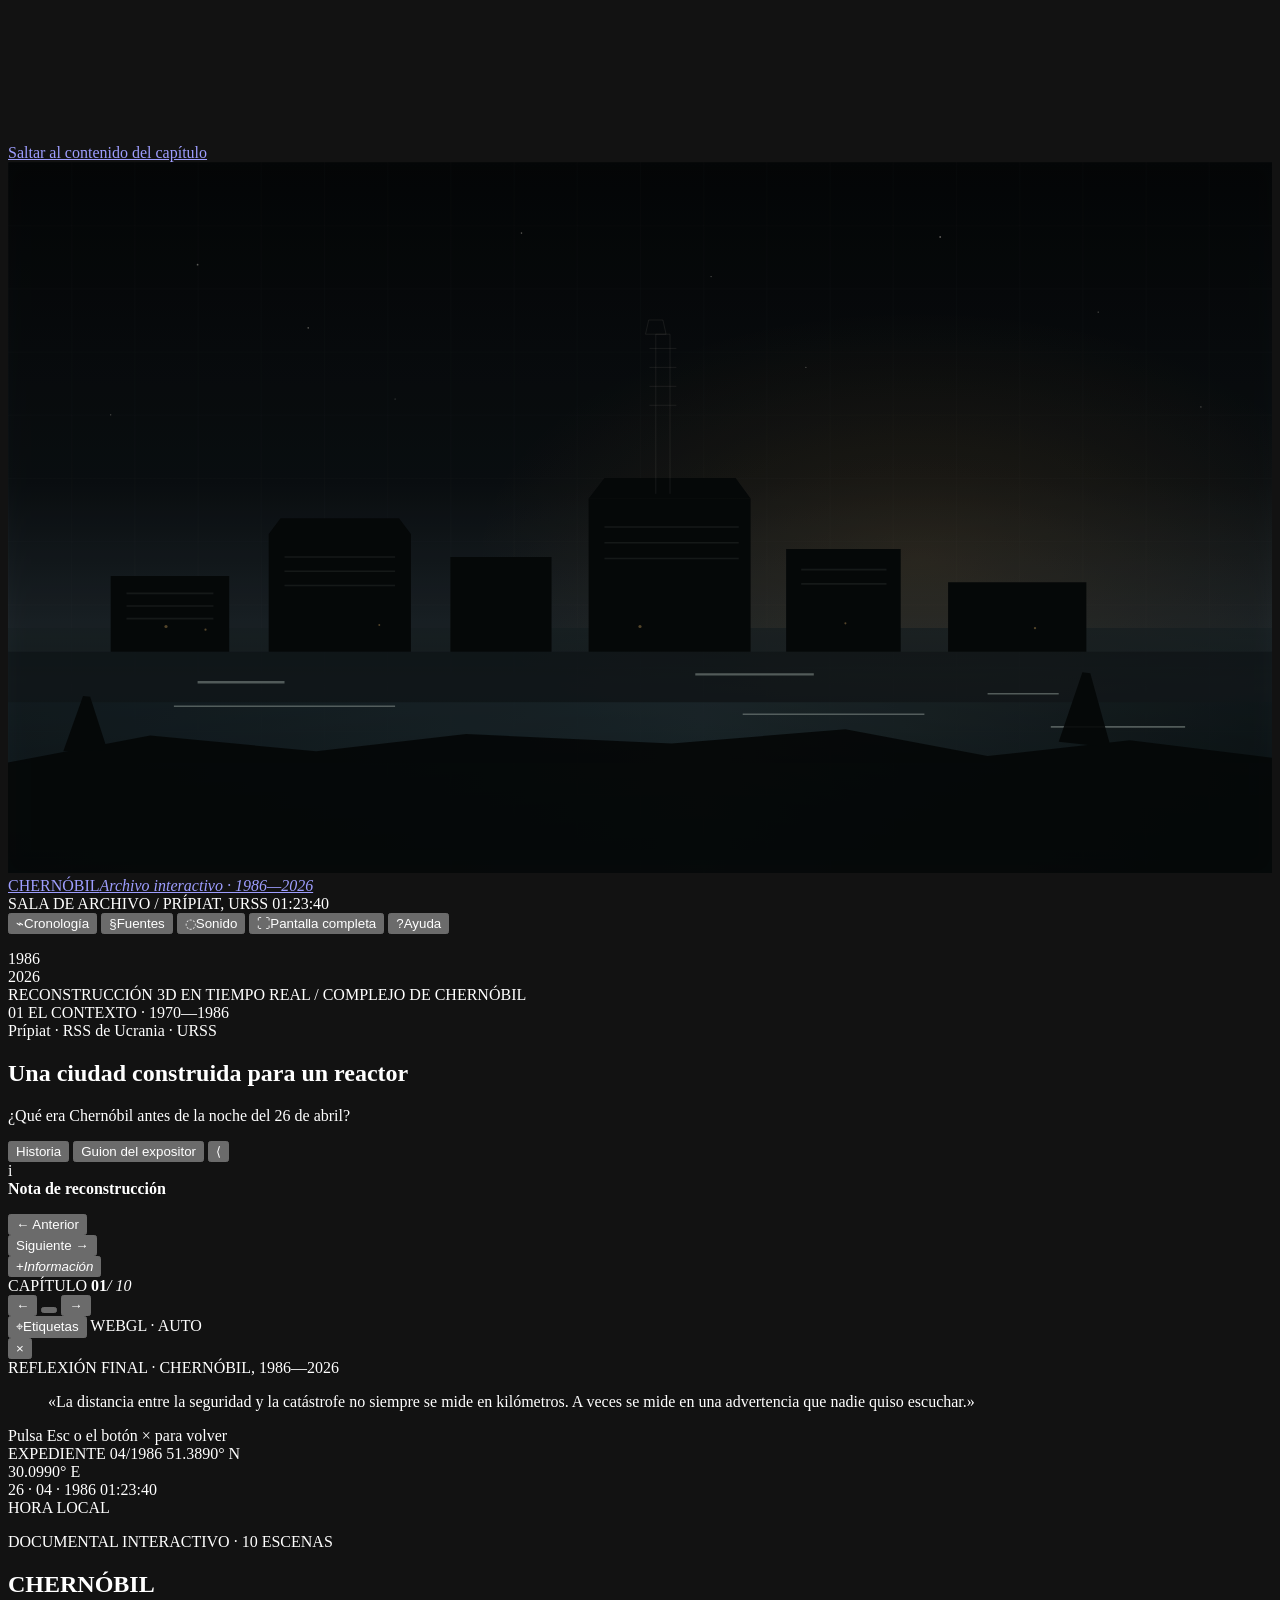
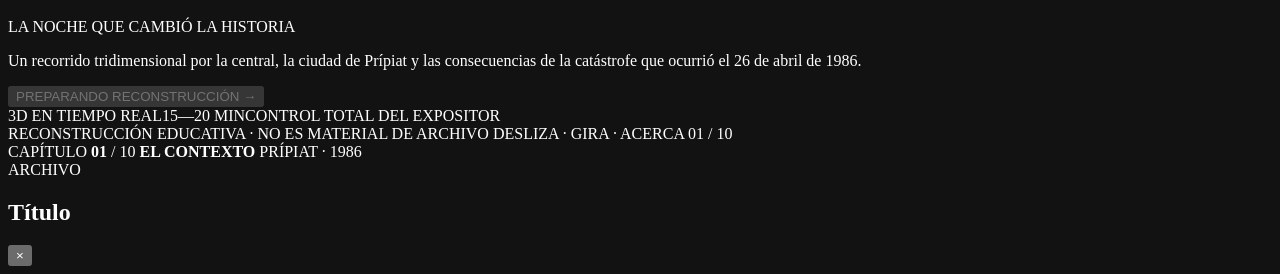
<file: src/template.html>
<!DOCTYPE html>
<html lang="es">
<head>
  <meta charset="utf-8">
  <meta name="viewport" content="width=device-width, initial-scale=1, viewport-fit=cover">
  <meta name="theme-color" content="#08090a">
  <meta name="description" content="Chernóbil: la noche que cambió la historia. Documental interactivo en 3D sobre el accidente nuclear del 26 de abril de 1986, con reconstrucciones, cronología y fuentes históricas.">
  <meta name="color-scheme" content="dark">
  <title>Chernóbil · La noche que cambió la historia</title>
  <link rel="preconnect" href="https://fonts.googleapis.com">
  <link rel="preconnect" href="https://fonts.gstatic.com" crossorigin>
  <link href="https://fonts.googleapis.com/css2?family=Barlow+Condensed:wght@400;500;600;700&family=IBM+Plex+Mono:wght@300;400;500;600&family=Inter:wght@300;400;500;600&display=swap" rel="stylesheet">
  <link rel="icon" href="data:image/svg+xml,%3Csvg xmlns='http://www.w3.org/2000/svg' viewBox='0 0 64 64'%3E%3Crect width='64' height='64' fill='%2308090a'/%3E%3Cpath d='M16 50V14h10l12 24V14h10v36H38L26 26v24z' fill='%23d6a03b'/%3E%3Crect x='16' y='54' width='32' height='3' fill='%23b3382c'/%3E%3C/svg%3E">
  <style>
/*__CSS__*/
  </style>
  <script type="importmap">
  {
    "imports": {
      "three": "https://cdn.jsdelivr.net/npm/three@0.165.0/build/three.module.js",
      "three/addons/": "https://cdn.jsdelivr.net/npm/three@0.165.0/examples/jsm/"
    }
  }
  </script>
</head>
<body>
  <a class="skip-link" href="#narrative">Saltar al contenido del capítulo</a>

  <!-- Lienzo WebGL. La interfaz y toda la información funcionan por encima de él. -->
  <canvas id="webgl" aria-hidden="true"></canvas>

  <!-- Fondo de seguridad: se ve si WebGL/CDN no están disponibles o mientras carga. -->
  <div class="ambient-backdrop" aria-hidden="true">
    <svg class="hero-svg" viewBox="0 0 1600 900" preserveAspectRatio="xMidYMid slice">
      <defs>
        <linearGradient id="skyA" x1="0" y1="0" x2="0" y2="1">
          <stop offset="0" stop-color="#050708"/><stop offset=".45" stop-color="#0c1114"/><stop offset=".74" stop-color="#263036"/><stop offset="1" stop-color="#0d1112"/>
        </linearGradient>
        <linearGradient id="groundA" x1="0" y1="0" x2="0" y2="1">
          <stop offset="0" stop-color="#1b2528"/><stop offset="1" stop-color="#080b0c"/>
        </linearGradient>
        <linearGradient id="waterA" x1="0" y1="0" x2="1" y2="0">
          <stop offset="0" stop-color="#101b1f"/><stop offset=".55" stop-color="#1c2b30"/><stop offset="1" stop-color="#0b1416"/>
        </linearGradient>
        <radialGradient id="glowA" cx=".72" cy=".56" r=".35">
          <stop offset="0" stop-color="#c88e42" stop-opacity=".16"/><stop offset="1" stop-color="#c88e42" stop-opacity="0"/>
        </radialGradient>
        <pattern id="gridA" width="80" height="80" patternUnits="userSpaceOnUse">
          <path d="M80 0H0V80" fill="none" stroke="#c9c4b7" stroke-opacity=".035" stroke-width="1"/>
        </pattern>
        <filter id="blurA"><feGaussianBlur stdDeviation="12"/></filter>
      </defs>
      <rect width="1600" height="900" fill="url(#skyA)"/>
      <rect width="1600" height="900" fill="url(#gridA)"/>
      <rect width="1600" height="900" fill="url(#glowA)"/>
      <g fill="#d7d2c6" opacity=".5">
        <circle cx="240" cy="130" r="1.1"/><circle cx="380" cy="210" r="1"/><circle cx="1180" cy="95" r="1.2"/><circle cx="1380" cy="190" r=".9"/><circle cx="890" cy="145" r=".8"/><circle cx="650" cy="90" r="1"/><circle cx="1510" cy="310" r=".8"/><circle cx="130" cy="320" r=".8"/><circle cx="1010" cy="260" r=".7"/><circle cx="490" cy="300" r=".7"/>
      </g>
      <g opacity=".72">
        <path d="M0 590h1600v310H0z" fill="url(#groundA)"/>
        <path d="M0 620h1600v80H0z" fill="#0b1113" opacity=".7"/>
        <path d="M0 684h1600v216H0z" fill="url(#waterA)"/>
      </g>
      <g fill="#070a0b">
        <path d="M130 620v-96h150v96zM330 620V471h180v149zM560 620V500h128v120zM735 620V426h205v194zM985 620V490h145v130zM1190 620V532h175v88z"/>
        <path d="M735 426l20-26h166l19 26zM330 471l15-20h150l15 20z"/>
      </g>
      <g stroke="#88928f" stroke-opacity=".15" stroke-width="2">
        <path d="M150 546h110M150 562h110M150 578h110M350 500h140M350 518h140M350 536h140M755 462h170M755 482h170M755 502h170M1004 516h108M1004 534h108"/>
      </g>
      <g fill="none" stroke="#b7b2a5" stroke-opacity=".16">
        <path d="M820 420V218h18v202M812 236h34M812 260h34M812 284h34M812 308h34"/>
        <path d="M807 218h26l-4-18h-18z"/>
      </g>
      <g fill="#c7a05b" opacity=".5">
        <circle cx="200" cy="588" r="2"/><circle cx="250" cy="592" r="1.4"/><circle cx="470" cy="586" r="1.2"/><circle cx="800" cy="588" r="2"/><circle cx="1060" cy="584" r="1.3"/><circle cx="1300" cy="590" r="1.5"/>
      </g>
      <g opacity=".62" fill="#96a39f">
        <path d="M240 660h110v-3H240zM870 650h150v-3H870zM1240 674h90v-2h-90z"/>
        <path d="M210 690h280v-2H210zM930 700h230v-2H930zM1320 716h170v-2h-170z"/>
      </g>
      <g fill="#060909" opacity=".9">
        <path d="M0 760l180-34 210 20 190-22 260 12 220-18 180 34 180-20 180 22v146H0z"/>
        <path d="M70 746l25-70 9 1 22 68zM1330 734l30-88 10 1 26 94z"/>
      </g>
      <rect width="1600" height="900" fill="#000" opacity=".18" filter="url(#blurA)"/>
    </svg>
    <div class="backdrop-vignette"></div>
  </div>

  <div class="grain" aria-hidden="true"></div>
  <div class="scanlines" aria-hidden="true"></div>

  <main id="app" class="app is-intro" data-chapter="0">
    <header class="topbar" id="topbar">
      <a href="#" class="brand" id="brand" aria-label="Volver al inicio de Chernóbil, la noche que cambió la historia">
        <span class="brand-symbol" aria-hidden="true"><i></i><i></i><i></i></span>
        <span class="brand-type">CHERNÓBIL<em>Archivo interactivo · 1986—2026</em></span>
      </a>

      <div class="topbar-center" aria-hidden="true">
        <span class="signal"><i></i><i></i><i></i></span>
        <span id="topbar-location">SALA DE ARCHIVO / PRÍPIAT, URSS</span>
        <span class="topbar-time" id="topbar-time">01:23:40</span>
      </div>

      <nav class="utility-nav" aria-label="Herramientas de la presentación">
        <button class="utility-btn" id="btn-timeline" type="button" title="Abrir cronología completa (T)">
          <span class="utility-ico">⌁</span><span class="utility-label">Cronología</span>
        </button>
        <button class="utility-btn" id="btn-sources" type="button" title="Abrir fuentes y referencias (F)">
          <span class="utility-ico">§</span><span class="utility-label">Fuentes</span>
        </button>
        <button class="utility-btn" id="btn-sound" type="button" aria-pressed="false" title="Activar o desactivar ambiente sonoro">
          <span class="utility-ico" id="sound-ico">◌</span><span class="utility-label" id="sound-label">Sonido</span>
        </button>
        <button class="utility-btn utility-icon-only" id="btn-fullscreen" type="button" title="Pantalla completa">
          <span class="utility-ico" id="fullscreen-ico">⛶</span><span class="sr-only">Pantalla completa</span>
        </button>
        <button class="utility-btn utility-icon-only" id="btn-help" type="button" title="Ayuda y atajos (?)">
          <span class="utility-ico">?</span><span class="sr-only">Ayuda</span>
        </button>
      </nav>
    </header>

    <nav class="chapter-rail" id="chapter-rail" aria-label="Capítulos de la presentación">
      <div class="rail-line" aria-hidden="true"></div>
      <ol id="rail-list"></ol>
      <span class="rail-end" aria-hidden="true">1986<br>2026</span>
    </nav>

    <div class="scene-meta" id="scene-meta" aria-hidden="true">
      <span class="scene-meta-dot"></span>
      <span id="scene-mode">RECONSTRUCCIÓN 3D EN TIEMPO REAL</span>
      <span class="scene-meta-sep">/</span>
      <span id="scene-location">COMPLEJO DE CHERNÓBIL</span>
    </div>

    <div class="label-layer" id="label-layer" aria-hidden="true"></div>
    <div class="map-tooltip" id="map-tooltip" aria-hidden="true"></div>

    <aside class="map-card" id="map-card" aria-live="polite" hidden>
      <button class="map-card-close" id="map-card-close" type="button" aria-label="Cerrar ficha del país">×</button>
      <span class="map-card-kicker">PAÍS SELECCIONADO</span>
      <h3 id="map-card-title">Ucrania</h3>
      <p id="map-card-text"></p>
      <button class="map-card-source" id="map-card-source" type="button">Ver fuentes <span>→</span></button>
    </aside>

    <section class="narrative" id="narrative" aria-labelledby="chapter-title" tabindex="-1">
      <div class="panel-grab" aria-hidden="true"><span></span></div>
      <div class="panel-head">
        <div class="chapter-meta">
          <span class="chapter-index" id="chapter-index">01</span>
          <span class="chapter-eyebrow" id="chapter-eyebrow">EL CONTEXTO · 1970—1986</span>
        </div>
        <div class="chapter-place" id="chapter-place">Prípiat · RSS de Ucrania · URSS</div>
        <h1 id="chapter-title" aria-live="polite">Una ciudad construida para un reactor</h1>
        <p class="chapter-subtitle" id="chapter-subtitle">¿Qué era Chernóbil antes de la noche del 26 de abril?</p>
        <p class="chapter-lead" id="chapter-lead"></p>
        <div class="stat-row" id="stat-row" role="list"></div>
        <div class="tabs" role="tablist" aria-label="Contenido del capítulo">
          <button class="tab is-active" id="tab-history" type="button" role="tab" aria-selected="true" aria-controls="panel-history" data-tab="history">Historia</button>
          <button class="tab" id="tab-notes" type="button" role="tab" aria-selected="false" aria-controls="panel-notes" data-tab="notes">Guion del expositor</button>
          <button class="tab tab-icon" id="tab-collapse" type="button" title="Ocultar panel (H)" aria-label="Ocultar panel de información">⟨</button>
        </div>
      </div>

      <div class="panel-scroll" id="panel-scroll">
        <div class="tab-panel is-active" id="panel-history" role="tabpanel" aria-labelledby="tab-history">
          <div class="key-grid" id="key-grid"></div>
          <div class="story" id="story"></div>
          <div class="reconstruction-note" id="reconstruction-note">
            <span class="rn-mark">i</span>
            <div><strong>Nota de reconstrucción</strong><p id="reconstruction-text"></p></div>
          </div>
          <div class="chapter-source-line" id="chapter-source-line"></div>
          <blockquote class="chapter-quote" id="chapter-quote"></blockquote>
        </div>
        <div class="tab-panel" id="panel-notes" role="tabpanel" aria-labelledby="tab-notes" hidden>
          <div class="notes-head">
            <span class="notes-tag">GUION ORAL</span>
            <span class="notes-time" id="notes-time">≈ 2 min</span>
          </div>
          <div class="notes-body" id="notes-body"></div>
          <div class="transition-card">
            <span>TRANSICIÓN AL SIGUIENTE CAPÍTULO</span>
            <p id="transition-text"></p>
          </div>
          <div class="notes-tip">
            <span class="rn-mark">↳</span>
            <p>Puedes pausar la escena, girar el modelo con el ratón y usar las vistas inferiores mientras explicas. La presentación nunca avanza sola.</p>
          </div>
        </div>
      </div>

      <div class="panel-foot">
        <button class="panel-foot-btn" id="btn-prev-panel" type="button" title="Capítulo anterior (←)">← Anterior</button>
        <div class="panel-dots" id="panel-dots" aria-hidden="true"></div>
        <button class="panel-foot-btn" id="btn-next-panel" type="button" title="Capítulo siguiente (→)">Siguiente →</button>
      </div>
    </section>

    <button class="panel-reopen" id="panel-reopen" type="button" aria-label="Mostrar panel de información" title="Mostrar información (H)">
      <span>+</span><em>Información</em>
    </button>

    <div class="scene-controls" id="scene-controls" aria-label="Controles de la escena">
      <div class="view-pills" id="view-pills" role="group" aria-label="Vistas de cámara"></div>
      <div class="scene-actions" id="scene-actions"></div>
    </div>

    <div class="sequence-strip" id="sequence-strip" hidden>
      <div class="sequence-head">
        <span id="sequence-title">SECUENCIA</span>
        <span id="sequence-step-label">PASO 01 / 06</span>
      </div>
      <div class="sequence-track" id="sequence-track" role="group" aria-label="Pasos de la secuencia"></div>
      <p class="sequence-caption" id="sequence-caption"></p>
    </div>

    <footer class="bottom-bar">
      <div class="progress-wrap" aria-hidden="true">
        <div class="progress-fill" id="progress-fill"></div>
        <div class="progress-ticks" id="progress-ticks"></div>
      </div>
      <div class="bottom-left">
        <span class="bottom-label">CAPÍTULO</span>
        <span class="bottom-value"><b id="current-num">01</b><i>/ 10</i></span>
      </div>
      <div class="transport" aria-label="Navegación entre capítulos">
        <button class="transport-btn" id="btn-prev" type="button" title="Capítulo anterior (←)" aria-label="Capítulo anterior">←</button>
        <button class="transport-btn transport-play" id="btn-pause" type="button" title="Pausar animaciones (Espacio)" aria-label="Pausar animaciones" aria-pressed="false">
          <span class="pause-bars" aria-hidden="true"><i></i><i></i></span>
          <span class="play-tri" aria-hidden="true"></span>
        </button>
        <button class="transport-btn" id="btn-next" type="button" title="Capítulo siguiente (→)" aria-label="Capítulo siguiente">→</button>
      </div>
      <div class="bottom-right">
        <button class="labels-toggle is-on" id="btn-labels" type="button" aria-pressed="true" title="Mostrar u ocultar etiquetas 3D (L)">
          <span class="label-toggle-ico" aria-hidden="true">⌖</span><span>Etiquetas</span>
        </button>
        <span class="quality-readout" id="quality-readout" title="Calidad de renderizado adaptativa">WEBGL · AUTO</span>
      </div>
    </footer>

    <div class="toast" id="toast" role="status" aria-live="polite"></div>
  </main>

  <div class="reflection-overlay" id="reflection-overlay" aria-hidden="true">
    <button class="reflection-close" id="reflection-close" type="button" aria-label="Volver a la presentación">×</button>
    <div class="reflection-inner">
      <span class="reflection-kicker">REFLEXIÓN FINAL · CHERNÓBIL, 1986—2026</span>
      <blockquote id="reflection-quote">«La distancia entre la seguridad y la catástrofe no siempre se mide en kilómetros. A veces se mide en una advertencia que nadie quiso escuchar.»</blockquote>
      <span class="reflection-rule"></span>
      <span class="reflection-hint">Pulsa Esc o el botón × para volver</span>
    </div>
  </div>

  <!-- Portada cinematográfica. El botón se activa cuando Three.js está listo. -->
  <section class="start-screen" id="start-screen" aria-labelledby="start-title">
    <div class="start-grid" aria-hidden="true"></div>
    <div class="start-side start-side-left" aria-hidden="true">
      <span>EXPEDIENTE 04/1986</span>
      <span>51.3890° N<br>30.0990° E</span>
    </div>
    <div class="start-side start-side-right" aria-hidden="true">
      <span>26 · 04 · 1986</span>
      <span>01:23:40<br>HORA LOCAL</span>
    </div>
    <div class="start-content">
      <p class="start-kicker"><span class="live-dot"></span> DOCUMENTAL INTERACTIVO · 10 ESCENAS</p>
      <h1 class="start-title" id="start-title">CHERNÓBIL</h1>
      <div class="start-rule"><i></i><span>LA NOCHE QUE CAMBIÓ LA HISTORIA</span></div>
      <p class="start-copy">Un recorrido tridimensional por la central, la ciudad de Prípiat y las consecuencias de la catástrofe que ocurrió el 26 de abril de 1986.</p>
      <button class="enter-btn" id="enter-btn" type="button" disabled>
        <span class="enter-btn-label" id="enter-label">PREPARANDO RECONSTRUCCIÓN</span>
        <span class="enter-btn-arrow" aria-hidden="true">→</span>
        <span class="enter-btn-load" aria-hidden="true"><i></i></span>
      </button>
      <div class="start-footnotes">
        <span>3D EN TIEMPO REAL</span><span>15—20 MIN</span><span>CONTROL TOTAL DEL EXPOSITOR</span>
      </div>
    </div>
    <div class="start-bottom" aria-hidden="true">
      <span>RECONSTRUCCIÓN EDUCATIVA · NO ES MATERIAL DE ARCHIVO</span>
      <span>DESLIZA · GIRA · ACERCA</span>
      <span>01 / 10</span>
    </div>
    <div class="start-error" id="start-error" role="alert" hidden>
      El motor 3D no pudo cargarse. <button type="button" id="reading-link">Abrir modo lectura</button>
    </div>
  </section>

  <div class="chapter-transition" id="chapter-transition" aria-hidden="true">
    <div class="ct-curtain ct-left"></div>
    <div class="ct-curtain ct-right"></div>
    <div class="ct-content">
      <span class="ct-kicker">CAPÍTULO <b id="ct-num">01</b> / 10</span>
      <strong id="ct-title">EL CONTEXTO</strong>
      <span class="ct-line"></span>
      <span class="ct-place" id="ct-place">PRÍPIAT · 1986</span>
    </div>
  </div>

  <div class="modal-root" id="modal-root" aria-hidden="true">
    <div class="modal-backdrop" data-close-modal></div>
    <section class="modal" role="dialog" aria-modal="true" aria-labelledby="modal-title" tabindex="-1">
      <header class="modal-head">
        <div><span class="modal-kicker" id="modal-kicker">ARCHIVO</span><h2 id="modal-title">Título</h2></div>
        <button class="modal-close" id="modal-close" type="button" aria-label="Cerrar ventana">×</button>
      </header>
      <div class="modal-body" id="modal-body"></div>
    </section>
  </div>

  <div class="fallback" id="fallback" hidden>
    <div class="fallback-inner">
      <div class="fallback-head">
        <div>
          <span class="fallback-kicker">MODO LECTURA · SIN WEBGL</span>
          <h1>CHERNÓBIL<em>La noche que cambió la historia</em></h1>
        </div>
        <a href="https://www.iaea.org/topics/chornobyl" target="_blank" rel="noopener noreferrer">Fuente principal: IAEA ↗</a>
      </div>
      <p class="fallback-lead">El navegador no pudo iniciar el motor 3D. La presentación sigue disponible como documento de lectura, con la misma cronología, el guion del expositor y las referencias.</p>
      <div class="fallback-nav" id="fallback-nav"></div>
      <div class="fallback-content" id="fallback-content"></div>
      <div class="fallback-sources" id="fallback-sources"></div>
      <p class="fallback-end">Reconstrucción educativa · 2026 · Fuentes: IAEA, UNSCEAR, OMS, EBRD, ChNPP.</p>
    </div>
  </div>

  <noscript>
    <div class="noscript"><h1>Chernóbil · La noche que cambió la historia</h1><p>Esta experiencia necesita JavaScript. Actívalo y vuelve a cargar la página.</p></div>
  </noscript>

  <script>
/*__DATA__*/
  </script>
  <script>
/*__MAP__*/
  </script>
  <script>
/*__APP__*/
  </script>
</body>
</html>
</file>
